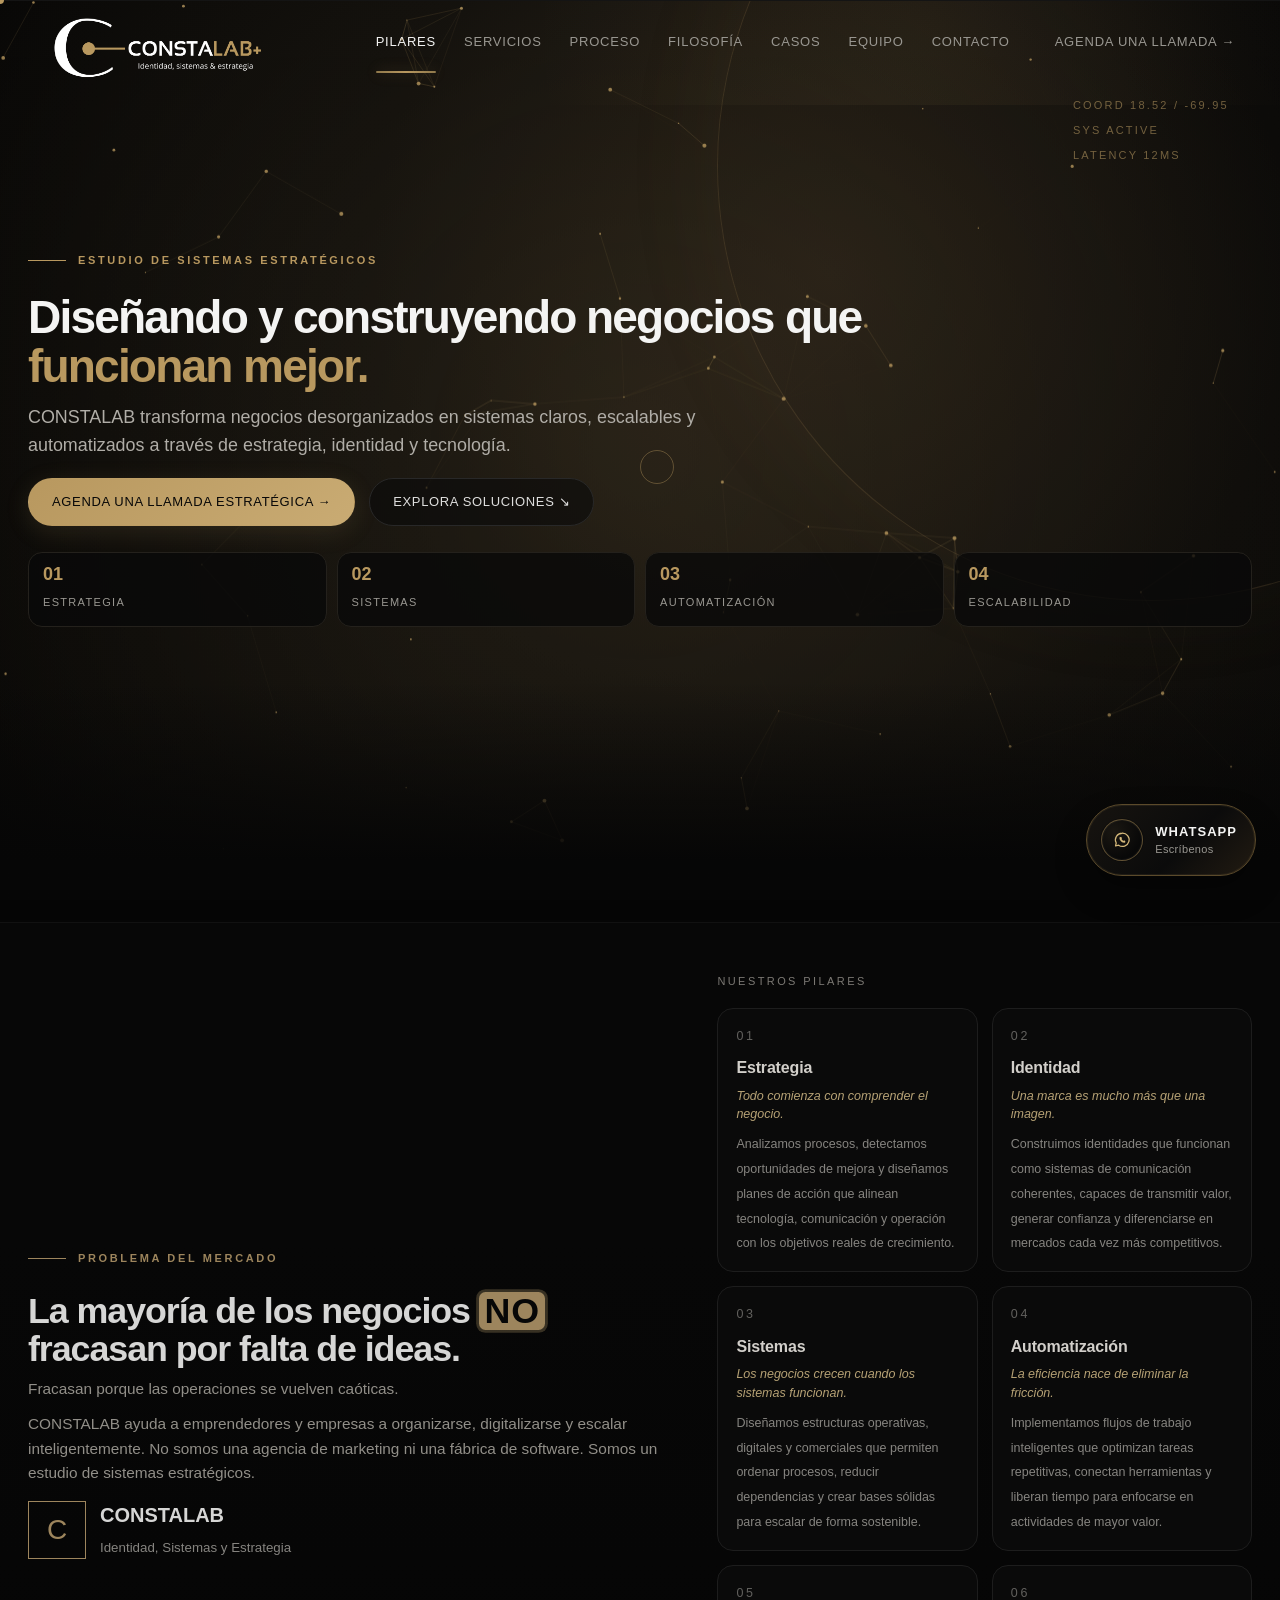
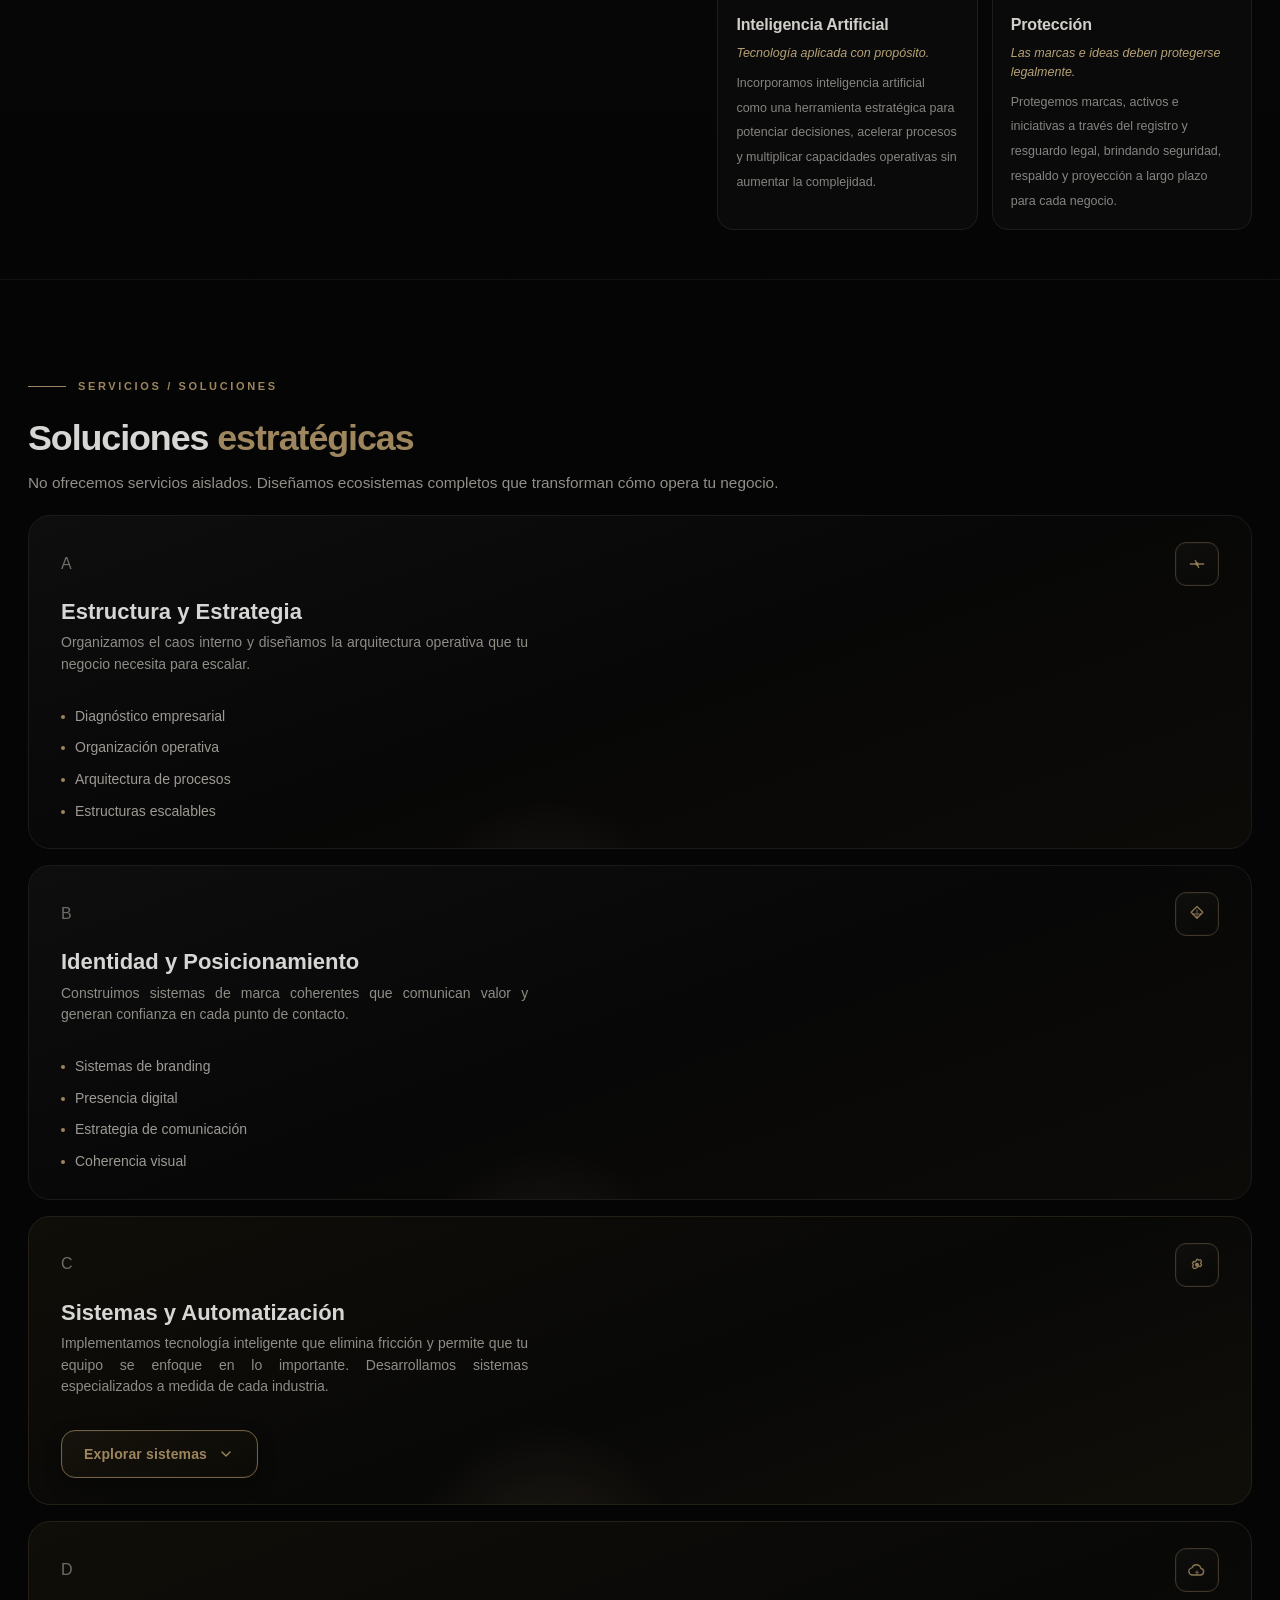
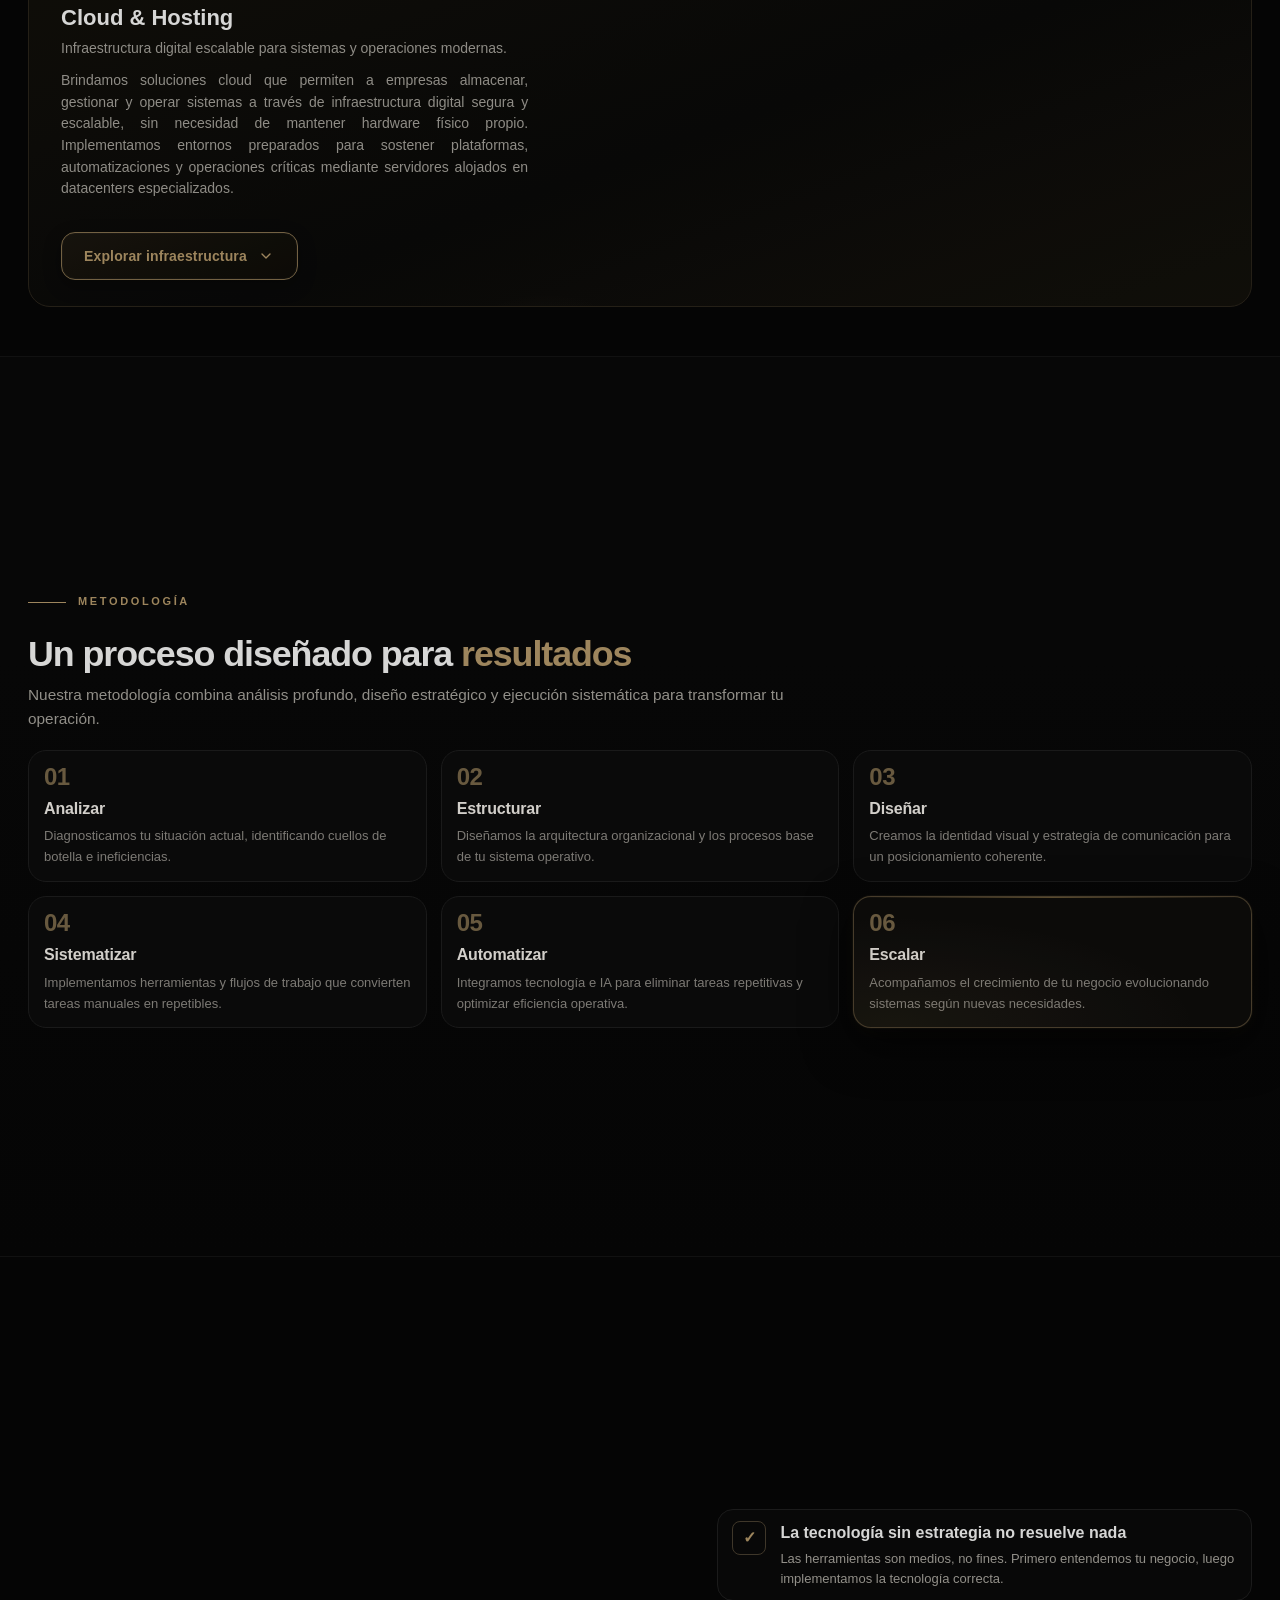
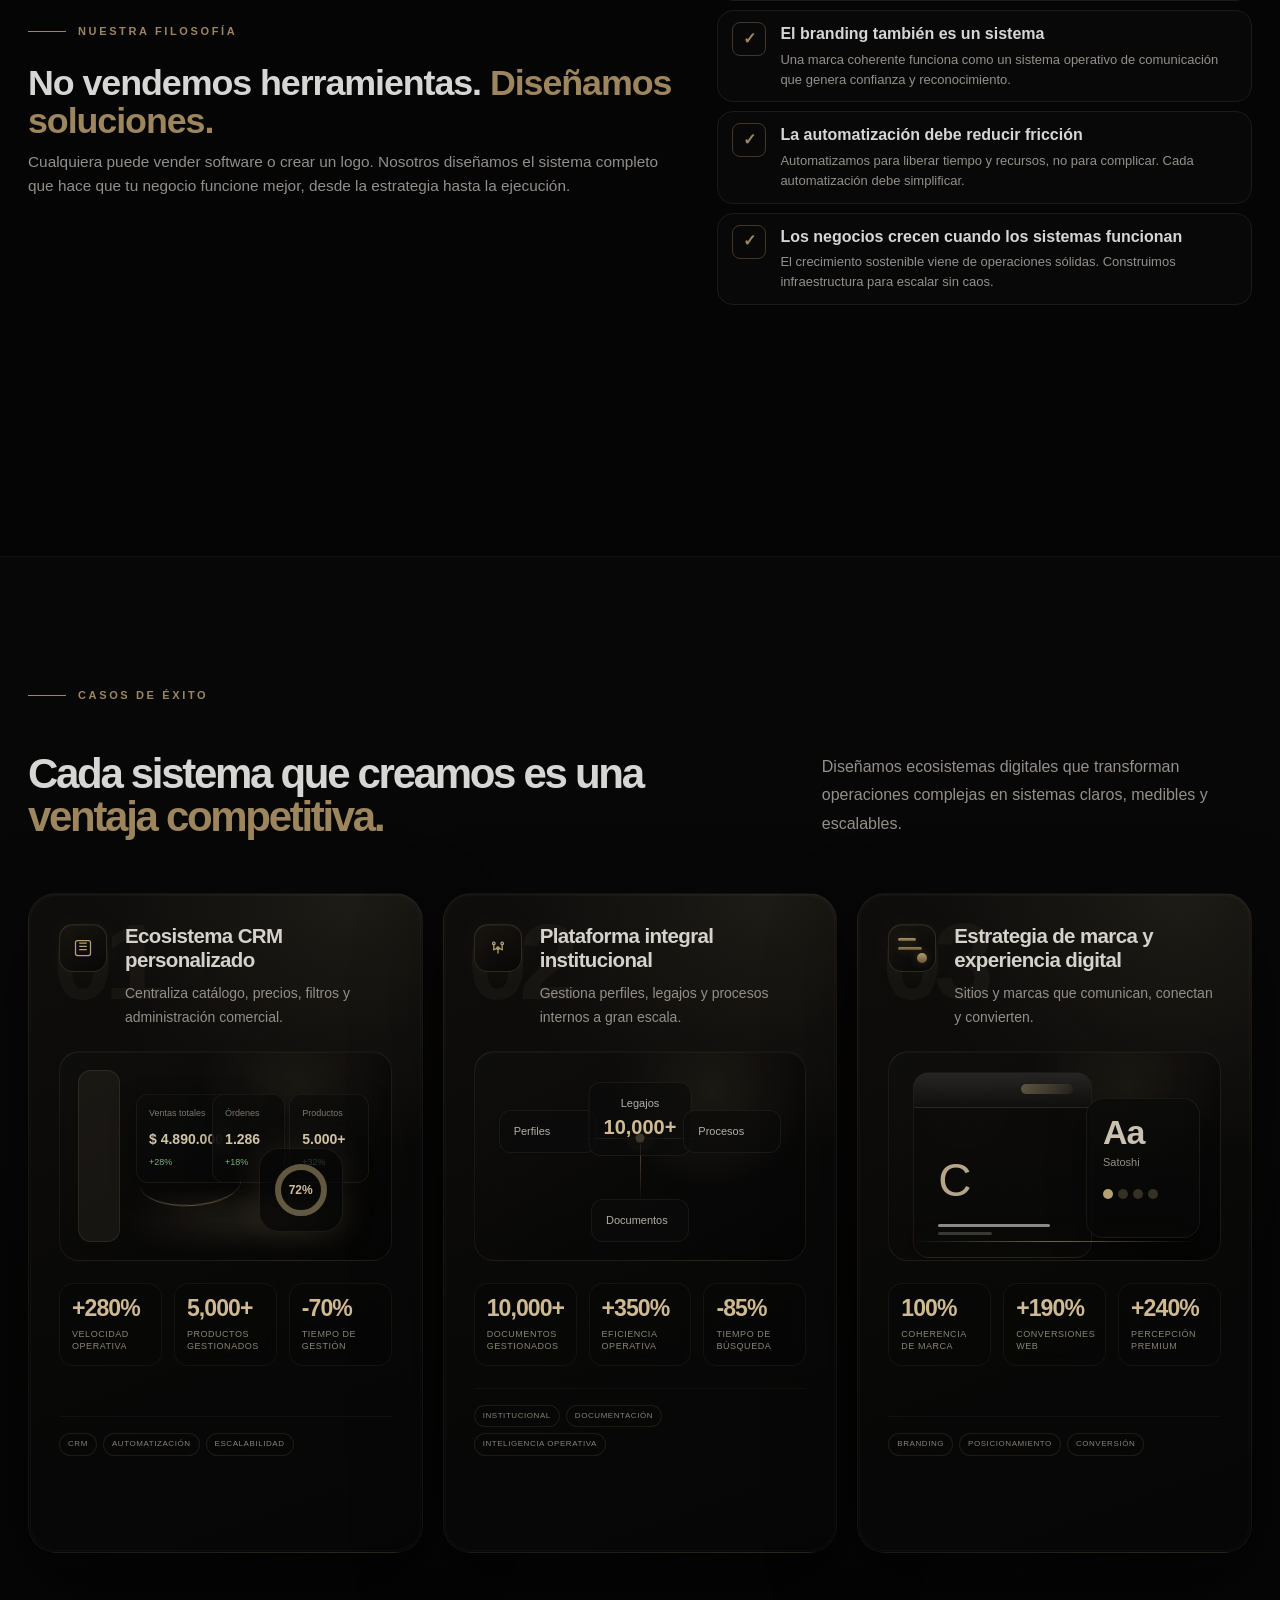
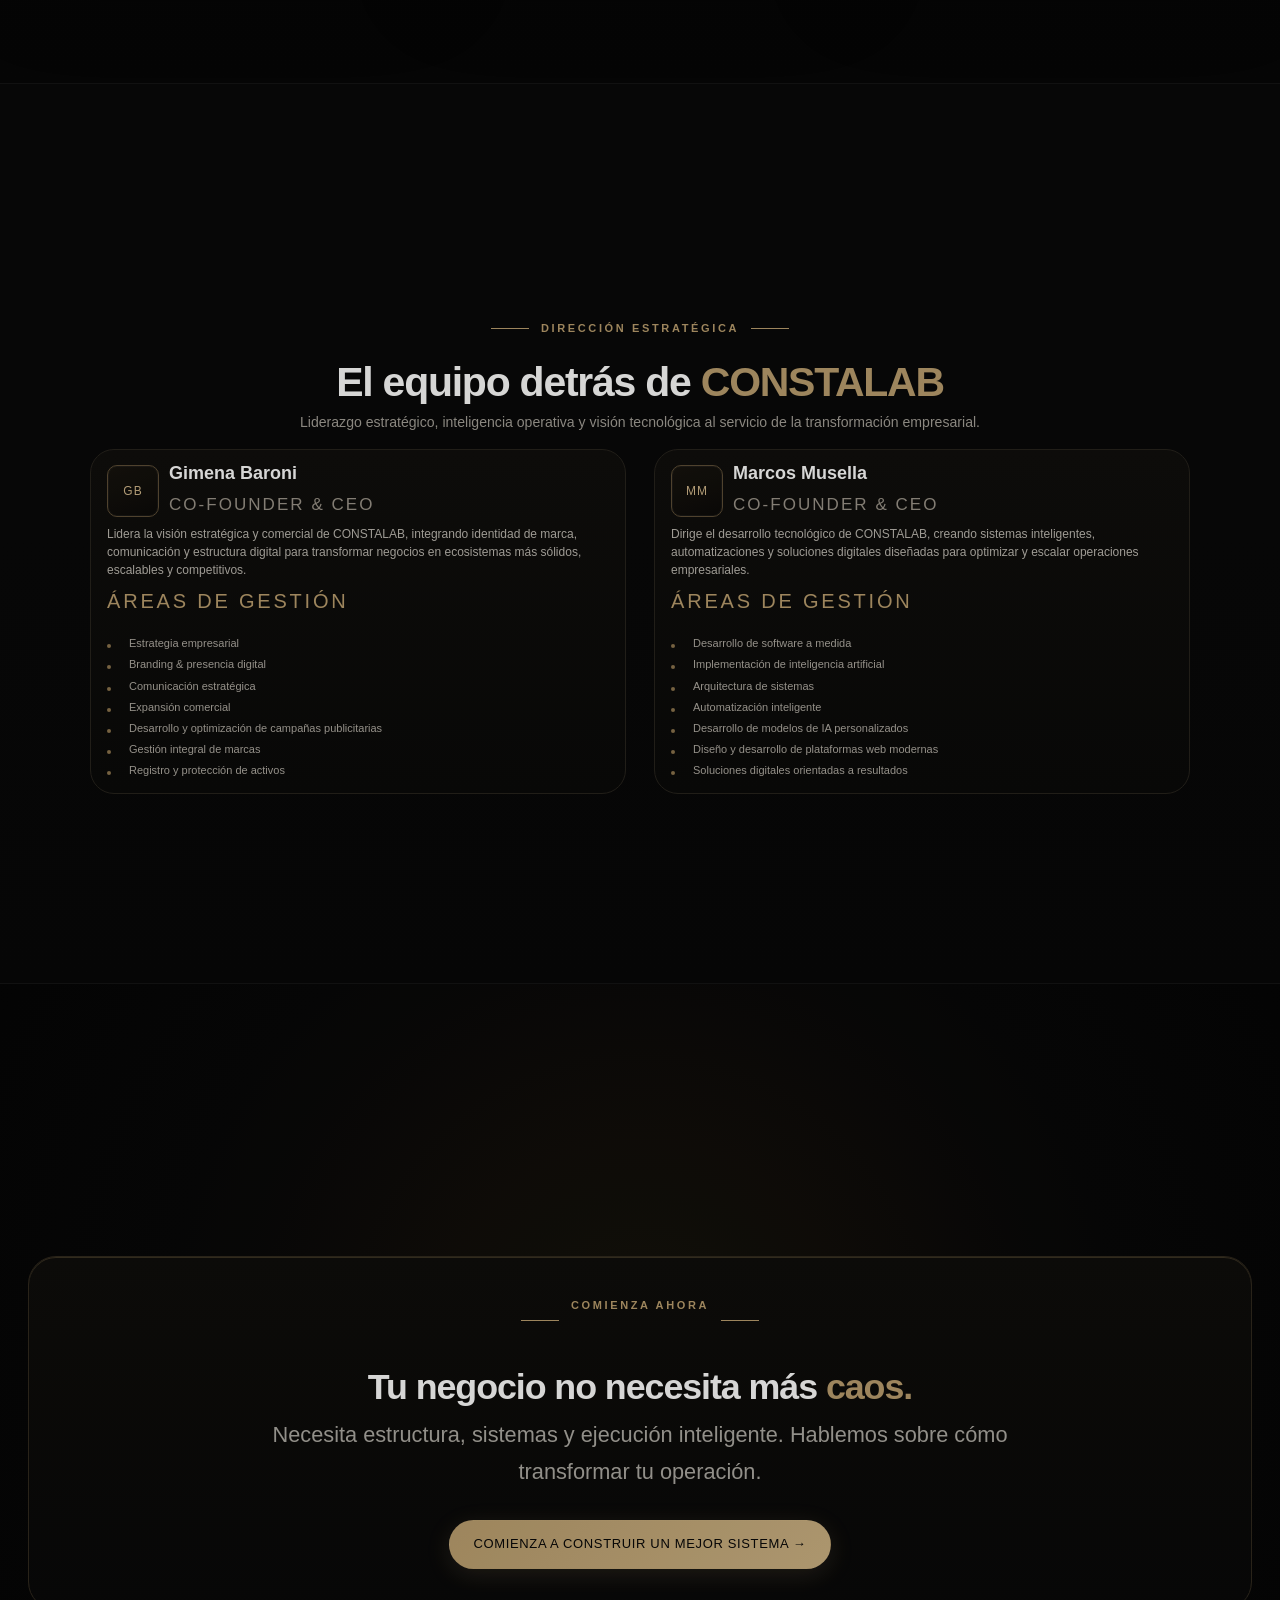
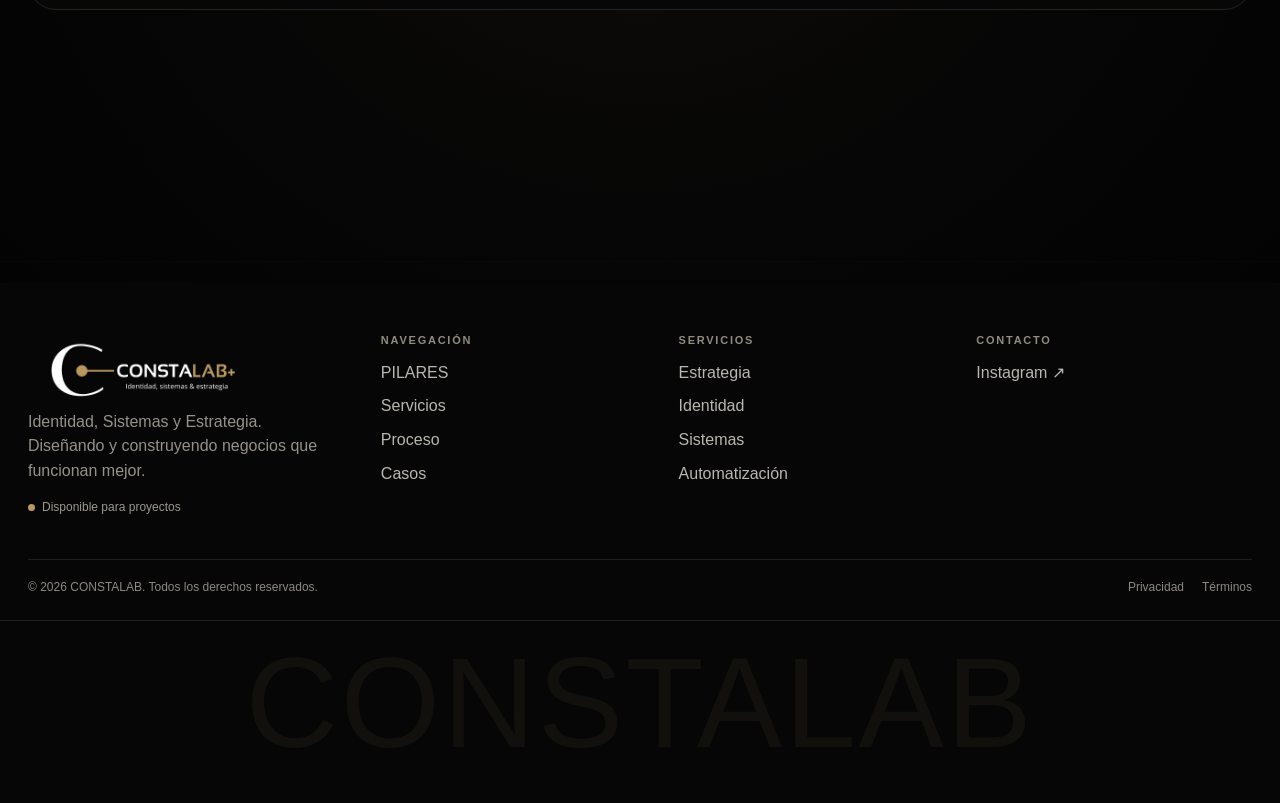
<file: index.html>
<!doctype html>
<html lang="es">
  <head>
    <meta charset="UTF-8" />
    <!-- CSP por <meta>: Hostinger reemplaza la cabecera por la suya. Todo es propio (sin CDN). -->
    <meta
      http-equiv="Content-Security-Policy"
      content="default-src 'self'; script-src 'self'; style-src 'self' 'unsafe-inline'; img-src 'self' data:; font-src 'self' data:; connect-src 'self'; object-src 'none'; base-uri 'self'; form-action 'self'"
    />
    <meta name="viewport" content="width=device-width, initial-scale=1.0" />
    <title>CONSTALAB | Estudio de Sistemas Estratégicos</title>
    <meta
      name="description"
      content="Diseñamos y construimos negocios que funcionan mejor. Estrategia, identidad, sistemas y automatización con IA."
    />
    <meta name="theme-color" content="#070707" />
    <link rel="stylesheet" href="landing.css?v=4" />
  </head>
  <body>
    <div class="loading-screen" aria-hidden="true">
      <div class="loading-content">
        <div class="loading-mark">
          <img src="assets/CONSTA LOGO (1).png" alt="CONSTALAB" />
        </div>
        <div class="loading-line"><span></span></div>
        <p>Inicializando sistema estratégico...</p>
      </div>
    </div>

    <div class="cursor-dot" aria-hidden="true"></div>
    <div class="cursor-ring" aria-hidden="true"></div>
    <div class="noise-overlay" aria-hidden="true"></div>

    <div class="scroll-progress" aria-hidden="true"><span id="progress-bar"></span></div>

    <aside class="chapter-indicator" aria-label="Indicador de capítulo">
      <span id="chapter-id">00</span>
      <p id="chapter-name">Inicio</p>
      <div class="chapter-track" aria-hidden="true"><span id="chapter-fill"></span></div>
    </aside>

    <header class="site-header" id="top">
      <nav class="container nav-wrap">
        <a href="#top" class="brand" aria-label="CONSTALAB inicio">
          <img src="assets/CONSTA LOGO (1).png" alt="CONSTALAB" class="brand-logo" />
        </a>

        <button class="menu-toggle" aria-expanded="false" aria-controls="main-nav" aria-label="Abrir menú">
          <span></span>
          <span></span>
        </button>

        <div class="main-nav" id="main-nav">
          <a href="#nosotros" data-nav>PILARES</a>
          <a href="#servicios" data-nav>Servicios</a>
          <a href="#proceso" data-nav>Proceso</a>
          <a href="#filosofia" data-nav>Filosofía</a>
          <a href="#casos" data-nav>Casos</a>
          <a href="#equipo" data-nav>Equipo</a>
          <a href="#contacto" data-nav>Contacto</a>
          <span class="nav-rail" aria-hidden="true"></span>
          <a class="btn btn-small magnetic" href="https://wa.me/5493834625681?text=Hola%2C%20quiero%20agendar%20una%20llamada%20con%20CONSTALAB" target="_blank" rel="noopener noreferrer">Agenda una llamada →</a>
        </div>
      </nav>
    </header>

    <a
      class="whatsapp-cta"
      href="https://wa.me/5493834625681?text=Hola%2C%20quiero%20más%20información%20sobre%20CONSTALAB"
      target="_blank"
      rel="noopener noreferrer"
      aria-label="Abrir WhatsApp para contactar a CONSTALAB"
    >
      <span class="whatsapp-cta__icon" aria-hidden="true">
        <svg viewBox="0 0 24 24" role="presentation" focusable="false" aria-hidden="true">
          <path
            fill="none"
            stroke="currentColor"
            stroke-width="1.7"
            stroke-linecap="round"
            stroke-linejoin="round"
            d="M12 3a8.8 8.8 0 0 0-7.7 13l-.9 4 4.1-1.1A8.8 8.8 0 1 0 12 3z"
          />
          <path
            fill="currentColor"
            d="M9.3 8.5c.3-.5.8-.6 1.2-.4l1 .5c.4.2.5.6.4.9l-.4 1.1c-.1.3 0 .6.2.8l1.4 1.4c.2.2.5.3.8.2l1.1-.4c.4-.1.7 0 .9.4l.5 1c.2.4.1.9-.4 1.2-.7.4-1.7.5-2.7.2-1.3-.4-2.8-1.6-3.7-3.1-.9-1.6-1.1-3.2-.8-4.4z"
          />
        </svg>
      </span>
      <span class="whatsapp-cta__copy">
        <strong>WhatsApp</strong>
        <small>Escríbenos</small>
      </span>
    </a>

    <main>
      <section class="hero section" aria-label="Hero" data-chapter="00">
        <canvas id="hero-canvas" aria-hidden="true"></canvas>
        <div class="hero-scan" aria-hidden="true"></div>
        <div class="hero-orbit" aria-hidden="true"></div>
        <div class="hero-transition" aria-hidden="true"></div>

        <div class="hero-hud" aria-hidden="true">
          <div>COORD 18.52 / -69.95</div>
          <div>SYS ACTIVE</div>
          <div>LATENCY 12MS</div>
        </div>

        <div class="container hero-content">
          <div class="label reveal">
            <span></span>
            <p>Estudio de Sistemas Estratégicos</p>
          </div>

          <h1 class="headline" data-split>
            Diseñando y construyendo negocios que <em>funcionan mejor.</em>
          </h1>

          <p class="hero-lead reveal delay-2">
            CONSTALAB transforma negocios desorganizados en sistemas claros, escalables y automatizados
            a través de estrategia, identidad y tecnología.
          </p>

          <div class="hero-actions reveal delay-3">
            <a class="btn btn-primary magnetic" href="https://wa.me/5493834625681?text=Hola%2C%20quiero%20agendar%20una%20llamada%20con%20CONSTALAB" target="_blank" rel="noopener noreferrer">Agenda una llamada estratégica →</a>
            <a class="btn btn-ghost magnetic" href="#servicios">Explora soluciones ↘</a>
          </div>

          <div class="hero-stats reveal delay-4">
            <article><strong>01</strong><span>Estrategia</span></article>
            <article><strong>02</strong><span>Sistemas</span></article>
            <article><strong>03</strong><span>Automatización</span></article>
            <article><strong>04</strong><span>Escalabilidad</span></article>
          </div>
        </div>
      </section>

      <section id="nosotros" class="section section-dark market" data-chapter="01">
        <div class="container editorial-grid">
          <div class="left reveal">
            <div class="label">
              <span></span>
              <p>Problema del Mercado</p>
            </div>
            <h2>La mayoría de los negocios <span class="market-no">NO</span> fracasan por falta de ideas.</h2>
            <p class="accent">Fracasan porque las operaciones se vuelven caóticas.</p>
            <p>
              CONSTALAB ayuda a emprendedores y empresas a organizarse, digitalizarse y escalar inteligentemente.
              No somos una agencia de marketing ni una fábrica de software. Somos un estudio de sistemas estratégicos.
            </p>

            <div class="brand-sign reveal delay-1">
              <div class="mark">C</div>
              <div>
                <h3>CONSTALAB</h3>
                <small>Identidad, Sistemas y Estrategia</small>
              </div>
            </div>
          </div>

          <aside class="right reveal delay-2">
            <p class="tiny-title">Nuestros pilares</p>
            <ul class="pillar-list">
              <li class="pillar-card">
                <span class="pillar-num">01</span>
                <strong>Estrategia</strong>
                <em>Todo comienza con comprender el negocio.</em>
                <span>Analizamos procesos, detectamos oportunidades de mejora y diseñamos planes de acción que alinean tecnología, comunicación y operación con los objetivos reales de crecimiento.</span>
              </li>
              <li class="pillar-card">
                <span class="pillar-num">02</span>
                <strong>Identidad</strong>
                <em>Una marca es mucho más que una imagen.</em>
                <span>Construimos identidades que funcionan como sistemas de comunicación coherentes, capaces de transmitir valor, generar confianza y diferenciarse en mercados cada vez más competitivos.</span>
              </li>
              <li class="pillar-card">
                <span class="pillar-num">03</span>
                <strong>Sistemas</strong>
                <em>Los negocios crecen cuando los sistemas funcionan.</em>
                <span>Diseñamos estructuras operativas, digitales y comerciales que permiten ordenar procesos, reducir dependencias y crear bases sólidas para escalar de forma sostenible.</span>
              </li>
              <li class="pillar-card">
                <span class="pillar-num">04</span>
                <strong>Automatización</strong>
                <em>La eficiencia nace de eliminar la fricción.</em>
                <span>Implementamos flujos de trabajo inteligentes que optimizan tareas repetitivas, conectan herramientas y liberan tiempo para enfocarse en actividades de mayor valor.</span>
              </li>
              <li class="pillar-card">
                <span class="pillar-num">05</span>
                <strong>Inteligencia Artificial</strong>
                <em>Tecnología aplicada con propósito.</em>
                <span>Incorporamos inteligencia artificial como una herramienta estratégica para potenciar decisiones, acelerar procesos y multiplicar capacidades operativas sin aumentar la complejidad.</span>
              </li>
              <li class="pillar-card">
                <span class="pillar-num">06</span>
                <strong>Protección</strong>
                <em>Las marcas e ideas deben protegerse legalmente.</em>
                <span>Protegemos marcas, activos e iniciativas a través del registro y resguardo legal, brindando seguridad, respaldo y proyección a largo plazo para cada negocio.</span>
              </li>
            </ul>
          </aside>
        </div>
      </section>

      <section id="servicios" class="section services" data-chapter="02">
        <div class="container">
          <div class="section-head reveal">
            <div class="label"><span></span><p>Servicios / Soluciones</p></div>
            <h2>Soluciones <em>estratégicas</em></h2>
            <p>
              No ofrecemos servicios aislados. Diseñamos ecosistemas completos que transforman cómo opera tu negocio.
            </p>
          </div>

          <div class="service-track" id="service-track" aria-label="Servicios">
            <article class="service-panel reveal">
              <div class="service-body">
                <div class="service-lead">
                  <div class="service-top">
                    <span>A</span>
                    <div class="service-icon" aria-hidden="true">
                      <svg viewBox="0 0 24 24" fill="none">
                        <path d="M4 12h6M14 12h6M10 8l4 8" />
                        <circle cx="12" cy="12" r="2" class="dot" />
                      </svg>
                    </div>
                  </div>
                  <h3>Estructura y Estrategia</h3>
                  <p>Organizamos el caos interno y diseñamos la arquitectura operativa que tu negocio necesita para escalar.</p>
                </div>
                <ul>
                  <li>Diagnóstico empresarial</li>
                  <li>Organización operativa</li>
                  <li>Arquitectura de procesos</li>
                  <li>Estructuras escalables</li>
                </ul>
              </div>
            </article>

            <article class="service-panel reveal delay-1">
              <div class="service-body">
                <div class="service-lead">
                  <div class="service-top">
                    <span>B</span>
                    <div class="service-icon" aria-hidden="true">
                      <svg viewBox="0 0 24 24" fill="none">
                        <path d="M12 3l7 7-7 7-7-7z" />
                        <path d="M12 7v10M7 12h10" class="sub" />
                      </svg>
                    </div>
                  </div>
                  <h3>Identidad y Posicionamiento</h3>
                  <p>Construimos sistemas de marca coherentes que comunican valor y generan confianza en cada punto de contacto.</p>
                </div>
                <ul>
                  <li>Sistemas de branding</li>
                  <li>Presencia digital</li>
                  <li>Estrategia de comunicación</li>
                  <li>Coherencia visual</li>
                </ul>
              </div>
            </article>

            <article class="service-panel service-panel--category reveal delay-2">
              <div class="service-cat-head">
                <div class="service-lead">
                  <div class="service-top">
                    <span>C</span>
                    <div class="service-icon" aria-hidden="true">
                      <svg viewBox="0 0 24 24" fill="none">
                        <path d="M12 5l2 1.2 2.3-.4 1.2 2-1.3 2 1.3 2-1.2 2-2.3-.4L12 15l-2 1.2-2.3-.4-1.2-2 1.3-2-1.3-2 1.2-2 2.3.4z" />
                        <circle cx="12" cy="11.8" r="2.4" class="dot" />
                      </svg>
                    </div>
                  </div>
                  <h3>Sistemas y Automatización</h3>
                  <p>Implementamos tecnología inteligente que elimina fricción y permite que tu equipo se enfoque en lo importante. Desarrollamos sistemas especializados a medida de cada industria.</p>
                </div>
                <button
                  type="button"
                  class="service-cta"
                  aria-expanded="false"
                  aria-controls="expand-sistemas"
                  data-label-closed="Explorar sistemas"
                  data-label-open="Ocultar sistemas"
                >
                  <span class="service-cta-text">Explorar sistemas</span>
                  <span class="service-cta-arrow" aria-hidden="true">
                    <svg viewBox="0 0 24 24" fill="none"><path d="M6 9l6 6 6-6" /></svg>
                  </span>
                </button>
              </div>

              <div class="service-expand" id="expand-sistemas">
                <div class="service-expand-inner">
                  <p class="service-sub-label">Sistemas Especializados</p>
                  <div class="service-mini-grid">
                    <article class="service-mini">
                      <h4>N360</h4>
                      <p class="service-mini-sub">Sistema integral de gestión empresarial.</p>
                      <p>Software diseñado para centralizar operaciones, procesos y administración interna en un único ecosistema digital. Permite optimizar flujos operativos, organizar información crítica y adaptar módulos según las necesidades de cada empresa.</p>
                      <span class="partner-badge"><span>By</span><img src="assets/nubecenter-logo.png" alt="Nubecenter" /></span>
                    </article>
                    <article class="service-mini">
                      <h4>Emergente</h4>
                      <p class="service-mini-sub">Gestión inteligente para emergencias en salud.</p>
                      <p>Plataforma especializada para instituciones y servicios médicos orientados a emergencias. Integra gestión de pacientes, triage, profesionales, turnos y administración operativa dentro de una estructura centralizada y eficiente.</p>
                      <span class="partner-badge"><span>By</span><img src="assets/nubecenter-logo.png" alt="Nubecenter" /></span>
                    </article>
                    <article class="service-mini">
                      <h4>Selex</h4>
                      <p class="service-mini-sub">Gestión y análisis de expedientes electrónicos.</p>
                      <p>Sistema orientado a organismos públicos, entes autárquicos e instituciones que administran expedientes, actuaciones y documentación digital. Permite organizar, analizar y optimizar procesos documentales complejos dentro de estructuras institucionales.</p>
                      <span class="partner-badge"><span>By</span><img src="assets/nubecenter-logo.png" alt="Nubecenter" /></span>
                    </article>
                  </div>
                </div>
              </div>
            </article>

            <article class="service-panel service-panel--category reveal delay-3">
              <div class="service-cat-head">
                <div class="service-lead">
                  <div class="service-top">
                    <span>D</span>
                    <div class="service-icon" aria-hidden="true">
                      <svg viewBox="0 0 24 24" fill="none">
                        <path d="M7 18h9a4 4 0 0 0 .6-7.95A5.5 5.5 0 0 0 6 9.5 3.5 3.5 0 0 0 7 18z" />
                        <path d="M12 13v4M10.5 15h3" class="sub" />
                      </svg>
                    </div>
                  </div>
                  <h3>Cloud &amp; Hosting</h3>
                  <p class="service-cat-sub">Infraestructura digital escalable para sistemas y operaciones modernas.</p>
                  <p>Brindamos soluciones cloud que permiten a empresas almacenar, gestionar y operar sistemas a través de infraestructura digital segura y escalable, sin necesidad de mantener hardware físico propio. Implementamos entornos preparados para sostener plataformas, automatizaciones y operaciones críticas mediante servidores alojados en datacenters especializados.</p>
                </div>
                <button
                  type="button"
                  class="service-cta"
                  aria-expanded="false"
                  aria-controls="expand-cloud"
                  data-label-closed="Explorar infraestructura"
                  data-label-open="Ocultar infraestructura"
                >
                  <span class="service-cta-text">Explorar infraestructura</span>
                  <span class="service-cta-arrow" aria-hidden="true">
                    <svg viewBox="0 0 24 24" fill="none"><path d="M6 9l6 6 6-6" /></svg>
                  </span>
                </button>
              </div>

              <div class="service-expand" id="expand-cloud">
                <div class="service-expand-inner">
                  <div class="service-sub-head">
                    <p class="service-sub-label">Hosting &amp; Dominios</p>
                    <span class="partner-badge"><span>By</span><img src="assets/nubecenter-logo.png" alt="Nubecenter" /></span>
                  </div>
                  <div class="service-subblock">
                    <p>Gestionamos hostings profesionales y dominios orientados a plataformas empresariales, sistemas internos y ecosistemas digitales de alta demanda. Nos encargamos de la operación técnica de punta a punta:</p>
                    <ul class="service-subblock-list">
                      <li>Configuración de servidores</li>
                      <li>Implementación de dominios</li>
                      <li>Despliegue de sistemas</li>
                      <li>Mantenimiento técnico</li>
                      <li>Optimización de rendimiento</li>
                      <li>Estabilidad y seguridad operativa</li>
                    </ul>
                  </div>
                </div>
              </div>
            </article>
          </div>
        </div>
      </section>

      <section id="proceso" class="section section-dark methodology" data-chapter="03">
        <div class="container">
          <div class="method-sticky reveal">
            <div class="label"><span></span><p>Metodología</p></div>
            <h2>Un proceso diseñado para <em>resultados</em></h2>
            <p>
              Nuestra metodología combina análisis profundo, diseño estratégico y ejecución sistemática para transformar tu operación.
            </p>
            <!-- JS hooks: progress and nodes (visually hidden) -->
            <div class="method-visual" aria-hidden="true">
              <div class="method-progress"><span id="method-progress-line"></span></div>
              <ol class="method-nodes">
                <li class="is-active">01</li>
                <li>02</li>
                <li>03</li>
                <li>04</li>
                <li>05</li>
                <li>06</li>
              </ol>
            </div>
            <p class="method-current">Fase activa: <strong id="method-current-label">Analizar</strong></p>
          </div>

          <div class="method-flow">
            <article class="method-step reveal" data-step-index="0"><span>01</span><h3>Analizar</h3><p>Diagnosticamos tu situación actual, identificando cuellos de botella e ineficiencias.</p></article>
            <article class="method-step reveal" data-step-index="1"><span>02</span><h3>Estructurar</h3><p>Diseñamos la arquitectura organizacional y los procesos base de tu sistema operativo.</p></article>
            <article class="method-step reveal" data-step-index="2"><span>03</span><h3>Diseñar</h3><p>Creamos la identidad visual y estrategia de comunicación para un posicionamiento coherente.</p></article>
            <article class="method-step reveal" data-step-index="3"><span>04</span><h3>Sistematizar</h3><p>Implementamos herramientas y flujos de trabajo que convierten tareas manuales en repetibles.</p></article>
            <article class="method-step reveal" data-step-index="4"><span>05</span><h3>Automatizar</h3><p>Integramos tecnología e IA para eliminar tareas repetitivas y optimizar eficiencia operativa.</p></article>
            <article class="method-step reveal" data-step-index="5"><span>06</span><h3>Escalar</h3><p>Acompañamos el crecimiento de tu negocio evolucionando sistemas según nuevas necesidades.</p></article>
          </div>
        </div>
      </section>

      <section id="filosofia" class="section philosophy" data-chapter="04">
        <div class="container editorial-grid">
          <div class="left reveal">
            <div class="label"><span></span><p>Nuestra Filosofía</p></div>
            <h2>No vendemos herramientas. <em>Diseñamos soluciones.</em></h2>
            <p>
              Cualquiera puede vender software o crear un logo. Nosotros diseñamos el sistema completo
              que hace que tu negocio funcione mejor, desde la estrategia hasta la ejecución.
            </p>
          </div>

          <div class="right point-stack">
            <article class="point reveal">
              <b>✓</b>
              <div>
                <h3>La tecnología sin estrategia no resuelve nada</h3>
                <p>Las herramientas son medios, no fines. Primero entendemos tu negocio, luego implementamos la tecnología correcta.</p>
              </div>
            </article>
            <article class="point reveal delay-1">
              <b>✓</b>
              <div>
                <h3>El branding también es un sistema</h3>
                <p>Una marca coherente funciona como un sistema operativo de comunicación que genera confianza y reconocimiento.</p>
              </div>
            </article>
            <article class="point reveal delay-2">
              <b>✓</b>
              <div>
                <h3>La automatización debe reducir fricción</h3>
                <p>Automatizamos para liberar tiempo y recursos, no para complicar. Cada automatización debe simplificar.</p>
              </div>
            </article>
            <article class="point reveal delay-3">
              <b>✓</b>
              <div>
                <h3>Los negocios crecen cuando los sistemas funcionan</h3>
                <p>El crecimiento sostenible viene de operaciones sólidas. Construimos infraestructura para escalar sin caos.</p>
              </div>
            </article>
          </div>
        </div>
      </section>

  <section id="casos" class="section section-dark cases cases-minimal" data-chapter="05">
  <div class="container cases-minimal-wrap">
    <div class="cases-minimal-head reveal">
      <div class="label"><span></span><p>Casos de Éxito</p></div>

      <div class="cases-head-grid">
        <h2>Cada sistema que creamos es una <em>ventaja competitiva.</em></h2>
        <p>
          Diseñamos ecosistemas digitales que transforman operaciones complejas
          en sistemas claros, medibles y escalables.
        </p>
      </div>
    </div>

    <div class="case-study-grid cases-minimal-grid" aria-label="Casos de éxito destacados">

      <article class="case-study-card case-minimal-card reveal" data-case="crm" tabindex="0">
        <span class="case-minimal-number">01</span>

        <div class="case-minimal-top">
          <div class="case-minimal-icon">
            <svg viewBox="0 0 24 24" role="presentation" aria-hidden="true" focusable="false">
              <g fill="none" stroke="currentColor" stroke-width="1.5" stroke-linecap="round" stroke-linejoin="round">
                <path d="M8 6h8M8 10h8M8 14h8"/>
                <rect x="3" y="3" width="18" height="18" rx="2.5"/>
              </g>
            </svg>
          </div>

          <div>
            <h3>Ecosistema CRM personalizado</h3>
            <p>Centraliza catálogo, precios, filtros y administración comercial.</p>
          </div>
        </div>

        <div class="case-mini-dashboard case-mini-dashboard--crm" aria-hidden="true">
          <div class="dash-sidebar"></div>
          <div class="dash-card dash-card-a">
            <small>Ventas totales</small>
            <strong>$ 4.890.000</strong>
            <span>+28%</span>
          </div>
          <div class="dash-card dash-card-b">
            <small>Órdenes</small>
            <strong>1.286</strong>
            <span>+18%</span>
          </div>
          <div class="dash-card dash-card-c">
            <small>Productos</small>
            <strong>5.000+</strong>
            <span>+32%</span>
          </div>
          <div class="dash-line"></div>
          <div class="dash-widget">
            <strong>72%</strong>
          </div>
        </div>

        <div class="case-minimal-metrics">
          <div><strong>+280%</strong><span>Velocidad operativa</span></div>
          <div><strong>5,000+</strong><span>Productos gestionados</span></div>
          <div><strong>-70%</strong><span>Tiempo de gestión</span></div>
        </div>

        <div class="case-mini-tags">
          <span>CRM</span>
          <span>Automatización</span>
          <span>Escalabilidad</span>
        </div>

        <span class="case-minimal-arrow">↗</span>
      </article>

      <article class="case-study-card case-minimal-card reveal delay-1" data-case="institutional" tabindex="0">
        <span class="case-minimal-number">02</span>

        <div class="case-minimal-top">
          <div class="case-minimal-icon">
            <svg viewBox="0 0 24 24" role="presentation" aria-hidden="true" focusable="false">
              <g fill="none" stroke="currentColor" stroke-width="1.5" stroke-linecap="round" stroke-linejoin="round">
                <circle cx="7" cy="6.5" r="1.5"/>
                <circle cx="17" cy="6.5" r="1.5"/>
                <circle cx="12" cy="12" r="1.5"/>
                <path d="M7 8v6M17 8v6M12 13.5v4.5"/>
                <path d="M7 14l5-2 5 2"/>
              </g>
            </svg>
          </div>

          <div>
            <h3>Plataforma integral institucional</h3>
            <p>Gestiona perfiles, legajos y procesos internos a gran escala.</p>
          </div>
        </div>

        <div class="case-mini-dashboard case-mini-dashboard--flow" aria-hidden="true">
          <div class="flow-node node-a">Perfiles</div>
          <div class="flow-node node-b">Legajos<br><strong>10,000+</strong></div>
          <div class="flow-node node-c">Procesos</div>
          <div class="flow-node node-d">Documentos</div>
          <div class="flow-line line-a"></div>
          <div class="flow-line line-b"></div>
          <div class="flow-line line-c"></div>
          <div class="flow-pulse"></div>
        </div>

        <div class="case-minimal-metrics">
          <div><strong>10,000+</strong><span>Documentos gestionados</span></div>
          <div><strong>+350%</strong><span>Eficiencia operativa</span></div>
          <div><strong>-85%</strong><span>Tiempo de búsqueda</span></div>
        </div>

        <div class="case-mini-tags">
          <span>Institucional</span>
          <span>Documentación</span>
          <span>Inteligencia operativa</span>
        </div>

        <span class="case-minimal-arrow">↗</span>
      </article>

      <article class="case-study-card case-minimal-card reveal delay-2" data-case="branding" tabindex="0">
        <span class="case-minimal-number">03</span>

        <div class="case-minimal-top">
          <div class="case-minimal-icon">
            <span></span><span></span><span></span>
          </div>

          <div>
            <h3>Estrategia de marca y experiencia digital</h3>
            <p>Sitios y marcas que comunican, conectan y convierten.</p>
          </div>
        </div>

        <div class="case-mini-dashboard case-mini-dashboard--brand" aria-hidden="true">
          <div class="brand-screen">
            <div class="brand-mark">C</div>
            <div class="brand-line"></div>
            <div class="brand-line small"></div>
          </div>
          <div class="brand-panel">
            <strong>Aa</strong>
            <span>Satoshi</span>
            <div class="brand-dots">
              <i></i><i></i><i></i><i></i>
            </div>
          </div>
          <div class="brand-glow"></div>
        </div>

        <div class="case-minimal-metrics">
          <div><strong>100%</strong><span>Coherencia de marca</span></div>
          <div><strong>+190%</strong><span>Conversiones web</span></div>
          <div><strong>+240%</strong><span>Percepción premium</span></div>
        </div>

        <div class="case-mini-tags">
          <span>Branding</span>
          <span>Posicionamiento</span>
          <span>Conversión</span>
        </div>

        <span class="case-minimal-arrow">↗</span>
      </article>

    </div>
  </div>
</section>

      <div class="case-modal" id="case-modal" aria-hidden="true" role="dialog" aria-modal="true" aria-labelledby="case-modal-title">
        <div class="case-modal-backdrop" data-case-close></div>
        <article class="case-modal-panel">
          <button class="case-modal-close" type="button" data-case-close aria-label="Cerrar caso de éxito">Cerrar ×</button>
          <div class="case-modal-hero">
            <p class="case-modal-id" id="case-modal-id">01</p>
            <div>
              <p class="case-modal-kicker" id="case-modal-kicker">CRM / Automatización</p>
              <h3 id="case-modal-title">Caso de Éxito</h3>
              <p id="case-modal-subtitle"></p>
            </div>
          </div>

          <div class="case-modal-metrics" id="case-modal-metrics"></div>

          <div class="case-modal-story">
            <article>
              <h4>Contexto</h4>
              <p id="case-modal-context"></p>
            </article>
            <article>
              <h4>Problema</h4>
              <p id="case-modal-problem"></p>
            </article>
            <article>
              <h4>Solución</h4>
              <p id="case-modal-solution"></p>
            </article>
            <article>
              <h4>Arquitectura</h4>
              <p id="case-modal-architecture"></p>
            </article>
          </div>

          <div class="case-modal-columns">
            <div>
              <h4>Stack tecnológico</h4>
              <ul id="case-modal-stack"></ul>
            </div>
            <div>
              <h4>Dashboards / Visuales</h4>
              <ul id="case-modal-dashboards"></ul>
            </div>
            <div>
              <h4>Before / After</h4>
              <ul id="case-modal-beforeafter"></ul>
            </div>
            <div>
              <h4>Resultados e impacto</h4>
              <ul id="case-modal-impact"></ul>
            </div>
          </div>

          <div class="case-modal-tags" id="case-modal-tags"></div>
        </article>
      </div>

      <section id="equipo" class="section section-dark leadership" aria-label="Dirección estratégica">
        <div class="container leadership-wrap">
          <div class="section-head reveal leadership-head">
            <div class="label center"><span></span><p>Dirección estratégica</p><span></span></div>
            <h2>El equipo detrás de <em>CONSTALAB</em></h2>
            <p>
              Liderazgo estratégico, inteligencia operativa y visión tecnológica al servicio de la
              transformación empresarial.
            </p>
          </div>

          <div class="leadership-grid">
            <article class="leader-card reveal">
              <div class="leader-top">
                <div class="leader-photo" aria-label="Espacio para foto de Gimena Baroni"><span>GB</span></div>
                <div>
                  <h3>Gimena Baroni</h3>
                  <p class="leader-role">CO-FOUNDER &amp; CEO</p>
                </div>
              </div>
              <p class="leader-bio">
                Lidera la visión estratégica y comercial de CONSTALAB, integrando identidad de marca,
                comunicación y estructura digital para transformar negocios en ecosistemas más sólidos,
                escalables y competitivos.
              </p>
              <p class="leader-area-title">Áreas de gestión</p>
              <ul>
                <li>Estrategia empresarial</li>
                <li>Branding &amp; presencia digital</li>
                <li>Comunicación estratégica</li>
                <li>Expansión comercial</li>
                <li>Desarrollo y optimización de campañas publicitarias</li>
                <li>Gestión integral de marcas</li>
                <li>Registro y protección de activos</li>
              </ul>
            </article>

            <article class="leader-card reveal delay-1">
              <div class="leader-top">
                <div class="leader-photo" aria-label="Espacio para foto de Marcos Musella"><span>MM</span></div>
                <div>
                  <h3>Marcos Musella</h3>
                  <p class="leader-role">CO-FOUNDER &amp; CEO</p>
                </div>
              </div>
              <p class="leader-bio">
                Dirige el desarrollo tecnológico de CONSTALAB, creando sistemas inteligentes, automatizaciones
                y soluciones digitales diseñadas para optimizar y escalar operaciones empresariales.
              </p>
              <p class="leader-area-title">Áreas de gestión</p>
              <ul>
                <li>Desarrollo de software a medida</li>
                <li>Implementación de inteligencia artificial</li>
                <li>Arquitectura de sistemas</li>
                <li>Automatización inteligente</li>
                <li>Desarrollo de modelos de IA personalizados</li>
                <li>Diseño y desarrollo de plataformas web modernas</li>
                <li>Soluciones digitales orientadas a resultados</li>
              </ul>
            </article>
          </div>
        </div>
      </section>

      <section id="contacto" class="section cta" data-chapter="06">
        <div class="container cta-panel reveal">
          <div class="label center"><span></span><p>Comienza Ahora</p><span></span></div>
          <h2>Tu negocio no necesita más <em>caos.</em></h2>
          <p>
            Necesita estructura, sistemas y ejecución inteligente. Hablemos sobre cómo transformar tu operación.
          </p>
          <a class="btn btn-primary magnetic" href="https://wa.me/5493834625681?text=Hola%2C%20quiero%20construir%20un%20mejor%20sistema%20con%20CONSTALAB" target="_blank" rel="noopener noreferrer">Comienza a construir un mejor sistema →</a>

          <!-- Oculta temporalmente a pedido del cliente; no eliminar. -->
          <div class="trusted" style="display: none">
            <small>Empresas que confían en nuestros sistemas</small>
            <div class="trusted-bars"><span></span><span></span><span></span><span></span><span></span></div>
          </div>
        </div>
      </section>
    </main>

    <footer class="site-footer">
      <div class="container footer-grid">
        <div>
          <a href="#top" class="brand" aria-label="CONSTALAB inicio">
            <img src="assets/CONSTA LOGO (1).png" alt="CONSTALAB" class="brand-logo footer-brand-logo" />
          </a>
          <p>
            Identidad, Sistemas y Estrategia.<br />
            Diseñando y construyendo negocios que funcionan mejor.
          </p>
          <div class="availability"><i></i><span>Disponible para proyectos</span></div>
        </div>

        <div>
          <h4>Navegación</h4>
          <a href="#nosotros">PILARES</a>
          <a href="#servicios">Servicios</a>
          <a href="#proceso">Proceso</a>
          <a href="#casos">Casos</a>
        </div>

        <div>
          <h4>Servicios</h4>
          <a href="#servicios">Estrategia</a>
          <a href="#servicios">Identidad</a>
          <a href="#servicios">Sistemas</a>
          <a href="#servicios">Automatización</a>
        </div>

        <div>
          <h4>Contacto</h4>
          <a href="https://www.instagram.com/constalab/" target="_blank" rel="noopener noreferrer">Instagram ↗</a>
        </div>
      </div>

      <div class="container footer-bottom">
        <p>© <span id="year"></span> CONSTALAB. Todos los derechos reservados.</p>
        <div><a href="#">Privacidad</a><a href="#">Términos</a></div>
      </div>

      <div class="footer-wordmark">CONSTALAB</div>
    </footer>

    <script src="landing.js?v=3"></script>
  </body>
</html>
</file>
<file: landing.css>
:root {
  --black-0: #050505;
  --black-1: #070707;
  --black-2: #0c0c0c;
  --black-3: #121212;
  --graphite: #7a7a7a;
  --line: #1f1f1f;
  --text: #f4f4f3;
  --muted: #999791;
  --gold: #b8985f;
  --gold-soft: #d4b87a;
  --max-width: 1320px;
  --radius: 22px;
  --spring: cubic-bezier(0.2, 0.8, 0.2, 1);
  --hero-shift: 0px;
  --hero-fade: 1;
  --hero-blur: 0px;
}

* {
  box-sizing: border-box;
}

html {
  scroll-padding-top: 104px;
}

html,
body {
  margin: 0;
  background: var(--black-0);
  color: var(--text);
  font-family: Geist, sans-serif;
  scroll-behavior: smooth;
}

body {
  overflow-x: hidden;
  line-height: 1.55;
}

a {
  color: inherit;
  text-decoration: none;
}

::selection {
  background: #c6a770;
  color: #0a0a0a;
}

::-moz-selection {
  background: #c6a770;
  color: #0a0a0a;
}

h1,
h2,
h3,
h4,
p {
  margin: 0;
}

.container {
  width: min(var(--max-width), calc(100% - 56px));
  margin: 0 auto;
}

.loading-screen {
  position: fixed;
  inset: 0;
  z-index: 200;
  background: radial-gradient(circle at 50% 20%, #101010, #040404 65%);
  display: grid;
  place-items: center;
  text-align: center;
  transition: opacity 0.9s var(--spring), visibility 0.9s var(--spring);
}

.loading-content {
  display: flex;
  flex-direction: column;
  align-items: center;
  justify-content: center;
  gap: 14px;
  transform: translateY(-8px);
}

.loading-screen.hidden {
  opacity: 0;
  visibility: hidden;
}

.loading-mark {
  display: flex;
  align-items: center;
  justify-content: center;
}

.loading-mark img {
  display: block;
  width: min(440px, 78vw);
  height: auto;
  max-height: 170px;
  object-fit: contain;
  filter: drop-shadow(0 10px 24px #00000055);
}

.loading-line {
  width: min(360px, 72vw);
  height: 1px;
  background: #222;
  overflow: hidden;
  margin: 0 auto 12px;
}

.loading-line span {
  display: block;
  height: 100%;
  width: 40%;
  background: linear-gradient(to right, transparent, var(--gold), transparent);
  animation: load 1.3s linear infinite;
}

.loading-screen p {
  color: var(--muted);
  letter-spacing: 0.06em;
  text-transform: uppercase;
  font-size: 12px;
}

@keyframes load {
  from {
    transform: translateX(-120%);
  }
  to {
    transform: translateX(280%);
  }
}

.noise-overlay {
  position: fixed;
  inset: 0;
  z-index: 150;
  pointer-events: none;
  opacity: 0.07;
  background-image: radial-gradient(circle at 20% 30%, #ffffff14 0 0.5px, transparent 1px),
    radial-gradient(circle at 70% 65%, #ffffff10 0 0.6px, transparent 1px);
  background-size: 4px 4px, 5px 5px;
}

.scroll-progress {
  position: fixed;
  top: 0;
  left: 0;
  width: 100%;
  height: 2px;
  z-index: 120;
  background: transparent;
}

.scroll-progress span {
  display: block;
  height: 100%;
  width: 0;
  background: linear-gradient(90deg, var(--gold), var(--gold-soft));
}

.chapter-indicator {
  position: fixed;
  left: 20px;
  top: 52%;
  transform: translateY(-50%);
  z-index: 119;
  display: grid;
  gap: 6px;
  width: 90px;
  opacity: 0.72;
  transition: opacity 0.3s ease;
}

/* El container (max 1320px) sólo deja gutter libre para el indicador cuando hay
   ~110px de margen a cada lado, es decir a partir de ~1540px. Por debajo, el
   indicador fijo se monta sobre el contenido, así que lo ocultamos. */
@media (max-width: 1540px) {
  .chapter-indicator {
    display: none;
  }
}

.chapter-indicator:hover {
  opacity: 1;
}

.chapter-indicator > span {
  color: #8b7a5a;
  font-size: 11px;
  letter-spacing: 0.2em;
}

.chapter-indicator p {
  color: #d4c2a2;
  font-size: 11px;
  letter-spacing: 0.08em;
  text-transform: uppercase;
}

.chapter-track {
  width: 2px;
  height: 140px;
  background: #2a2a2a;
  border-radius: 999px;
  overflow: hidden;
}

.chapter-track span {
  display: block;
  width: 100%;
  height: 0;
  background: linear-gradient(to bottom, #7b6640, var(--gold));
  transition: height 0.35s var(--spring);
}

.cursor-dot,
.cursor-ring {
  position: fixed;
  top: 0;
  left: 0;
  pointer-events: none;
  z-index: 160;
  opacity: 0;
  transition: opacity 0.25s;
}

.cursor-dot {
  width: 8px;
  height: 8px;
  border-radius: 50%;
  background: var(--gold);
  transform: translate(-50%, -50%);
}

.cursor-ring {
  width: 34px;
  height: 34px;
  border-radius: 50%;
  border: 1px solid #b8985f66;
  transform: translate(-50%, -50%);
}

body.cursor-enabled .cursor-dot,
body.cursor-enabled .cursor-ring {
  opacity: 1;
}

.site-header {
  position: fixed;
  inset: 0 0 auto;
  z-index: 110;
  border-bottom: 1px solid transparent;
  transition: background 0.35s var(--spring), border-color 0.35s var(--spring), backdrop-filter 0.35s var(--spring);
}

.site-header.scrolled {
  background: #050505c9;
  border-color: var(--line);
  backdrop-filter: blur(12px);
}

.nav-wrap {
  min-height: 84px;
  display: flex;
  align-items: center;
  justify-content: space-between;
  gap: 24px;
}

.brand {
  display: inline-flex;
  align-items: center;
  line-height: 0;
  transform: translateY(8px);
}

.brand-logo {
  display: block;
  width: auto;
  height: 72px;
  object-fit: contain;
}

.footer-brand-logo {
  height: 64px;
}

.main-nav {
  display: flex;
  align-items: center;
  gap: 28px;
  position: relative;
}

.main-nav a {
  color: var(--muted);
  font-size: 13px;
  letter-spacing: 0.06em;
  text-transform: uppercase;
  transition: color 0.25s;
}

.main-nav a.active {
  color: var(--text);
}

.main-nav a:hover {
  color: var(--gold);
}

.nav-rail {
  position: absolute;
  left: 0;
  bottom: -10px;
  height: 2px;
  width: 0;
  border-radius: 999px;
  background: linear-gradient(90deg, #8f784b, var(--gold), #8f784b);
  box-shadow: 0 0 14px #b8985f55;
  opacity: 0;
  transition: transform 0.4s var(--spring), width 0.4s var(--spring), opacity 0.3s ease;
}

.menu-toggle {
  display: none;
  width: 42px;
  height: 42px;
  border: 1px solid var(--line);
  background: transparent;
  flex-direction: column;
  justify-content: center;
  gap: 6px;
  padding: 10px;
}

.menu-toggle span {
  width: 100%;
  height: 1px;
  background: var(--text);
}

.btn {
  border: 1px solid transparent;
  border-radius: 999px;
  padding: 13px 23px;
  display: inline-flex;
  align-items: center;
  justify-content: center;
  gap: 8px;
  font-size: 13px;
  letter-spacing: 0.05em;
  text-transform: uppercase;
  white-space: nowrap;
  transition: transform 0.35s var(--spring), background 0.35s var(--spring), border-color 0.35s var(--spring), color 0.35s var(--spring), box-shadow 0.35s var(--spring);
}

.btn:hover {
  transform: translateY(-2px);
}

.btn-small {
  padding: 10px 16px;
}

.btn-primary {
  background: linear-gradient(135deg, #b8985f, #c9ab73);
  color: #080808;
  box-shadow: 0 6px 24px #b8985f26;
}

.btn-primary:hover {
  box-shadow: 0 12px 34px #b8985f36;
}

.btn-ghost {
  border-color: #282828;
  background: #0b0b0b9c;
  color: #dfdfde;
}

.btn-ghost:hover {
  border-color: #484848;
  color: var(--gold);
}

.whatsapp-cta {
  position: fixed;
  right: 24px;
  bottom: 24px;
  z-index: 130;
  display: inline-flex;
  align-items: center;
  gap: 12px;
  padding: 14px 18px 14px 14px;
  border-radius: 999px;
  border: 1px solid #5b4a2b;
  background: linear-gradient(135deg, #171410, #0b0b0b 58%, #221b12);
  color: var(--gold-soft);
  box-shadow: 0 16px 32px #0000004a, 0 0 0 1px #b8985f1a inset;
  text-decoration: none;
  transition: transform 0.28s var(--spring), box-shadow 0.28s var(--spring), filter 0.28s var(--spring);
}

.whatsapp-cta:hover {
  transform: translateY(-2px);
  box-shadow: 0 20px 38px #00000057, 0 0 0 1px #d4b87a22 inset;
  filter: brightness(1.04);
}

.whatsapp-cta__icon {
  width: 42px;
  height: 42px;
  border-radius: 50%;
  display: grid;
  place-items: center;
  background: radial-gradient(circle at 30% 28%, #1a1712, #080808 70%);
  border: 1px solid #b8985f7a;
  color: var(--gold-soft);
  box-shadow: inset 0 0 0 1px #ffffff08, 0 0 0 1px #00000044;
  flex: 0 0 auto;
}

.whatsapp-cta__icon svg {
  width: 18px;
  height: 18px;
  display: block;
}

.whatsapp-cta__copy {
  display: flex;
  flex-direction: column;
  line-height: 1.05;
}

.whatsapp-cta__copy strong {
  font-size: 13px;
  letter-spacing: 0.08em;
  text-transform: uppercase;
  color: var(--text);
}

.whatsapp-cta__copy small {
  font-size: 11px;
  color: var(--muted);
  letter-spacing: 0.03em;
  padding-top: 5px;
}

.label {
  display: inline-flex;
  align-items: center;
  gap: 12px;
  margin-bottom: 24px;
}

.label.center {
  justify-content: center;
}

.label span {
  width: 38px;
  height: 1px;
  background: var(--gold);
}

.label p {
  color: var(--gold);
  letter-spacing: 0.24em;
  text-transform: uppercase;
  font-size: 11px;
  font-weight: 600;
}

.section {
  position: relative;
  padding: 130px 0;
  scroll-margin-top: 104px;
  border-top: 1px solid #141414;
  opacity: 0.88;
  transform: translateY(22px);
  filter: saturate(0.82);
  transition: opacity 0.65s var(--spring), transform 0.65s var(--spring), filter 0.65s var(--spring);
}

.section::before {
  content: "";
  position: absolute;
  top: -1px;
  left: 0;
  right: 0;
  height: 120px;
  pointer-events: none;
  background: linear-gradient(to bottom, #b8985f16, transparent 65%);
  opacity: 0;
  transform: translateY(-16px);
  transition: opacity 0.7s var(--spring), transform 0.7s var(--spring);
}

.section.in-view::before {
  opacity: 1;
  transform: translateY(0);
}

.section.in-view,
.section.chapter-active {
  opacity: 1;
  transform: translateY(0);
  filter: none;
}

.section-dark {
  background: linear-gradient(180deg, #090909, #060606);
}

.hero {
  position: relative;
  min-height: 100vh;
  display: flex;
  align-items: center;
  overflow: hidden;
  padding-top: 84px;
  background: radial-gradient(circle at 65% 30%, #18140f 0, #070707 44%, #050505 100%);
}

.hero::before {
  content: "";
  position: absolute;
  inset: 0;
  pointer-events: none;
  background: radial-gradient(circle at 72% 40%, #b8985f26, transparent 42%);
  opacity: calc(0.5 + (1 - var(--hero-fade)));
}

.hero-scan {
  position: absolute;
  inset: 0;
  pointer-events: none;
  background-image: linear-gradient(to bottom, #ffffff04 1px, transparent 1px);
  background-size: 100% 4px;
  opacity: 0.22;
  mix-blend-mode: soft-light;
}

.hero-orbit {
  position: absolute;
  width: 68vw;
  height: 68vw;
  max-width: 900px;
  max-height: 900px;
  right: -24vw;
  top: -30vh;
  border-radius: 50%;
  border: 1px solid #b8985f29;
  box-shadow: inset 0 0 0 90px #00000000, 0 0 120px #b8985f0d;
  pointer-events: none;
  transform: rotate(12deg) translateY(calc(var(--hero-shift) * -0.24));
}

.hero-transition {
  position: absolute;
  left: 0;
  right: 0;
  bottom: -1px;
  height: 220px;
  pointer-events: none;
  background: linear-gradient(to bottom, transparent, #060606 82%);
  transform: translateY(calc(var(--hero-shift) * 0.2));
}

#hero-canvas {
  position: absolute;
  inset: 0;
  width: 100%;
  height: 100%;
}

.hero-hud {
  position: absolute;
  top: 96px;
  right: clamp(18px, 4vw, 64px);
  display: grid;
  gap: 8px;
  color: #a58a58;
  font-family: Geist, sans-serif;
  font-size: 11px;
  letter-spacing: 0.2em;
  opacity: 0.65;
  z-index: 1;
  transform: translateY(calc(var(--hero-shift) * 0.45));
}

.hero-content {
  position: relative;
  z-index: 2;
  transform: translateY(var(--hero-shift));
  opacity: var(--hero-fade);
  filter: blur(var(--hero-blur));
  margin-top: 20px;
}

.headline {
  max-width: 1000px;
  font-family: Geist, sans-serif;
  font-size: clamp(22px, 4.5vw, 58px);
  line-height: 1.06;
  letter-spacing: -0.04em;
  margin-bottom: 30px;
}

.headline em,
h2 em {
  font-style: normal;
  color: var(--gold);
}

.word {
  display: inline-block;
  opacity: 0;
  transform: translateY(24px) scale(0.98);
  filter: blur(5px);
  animation: wordIn 0.9s var(--spring) forwards;
}

@keyframes wordIn {
  to {
    opacity: 1;
    transform: translateY(0) scale(1);
    filter: blur(0);
  }
}

.hero-lead {
  max-width: 760px;
  color: #b0ada7;
  font-size: clamp(18px, 2.1vw, 24px);
  line-height: 1.7;
}

.hero-actions {
  margin-top: 38px;
  display: flex;
  flex-wrap: wrap;
  gap: 14px;
}

.hero-stats {
  margin-top: 64px;
  display: grid;
  grid-template-columns: repeat(4, minmax(0, 1fr));
  gap: 10px;
}

.hero-stats article {
  border: 1px solid #24211c;
  background: #090909cc;
  border-radius: 14px;
  padding: 18px;
  backdrop-filter: blur(8px);
}

.hero-stats strong {
  display: block;
  color: var(--gold);
  font-size: 22px;
  font-family: Geist, sans-serif;
  line-height: 1;
  margin-bottom: 6px;
}

.hero-stats span {
  color: var(--muted);
  letter-spacing: 0.12em;
  text-transform: uppercase;
  font-size: 11px;
}

.editorial-grid {
  display: grid;
  grid-template-columns: minmax(0, 1.1fr) minmax(0, 0.9fr);
  gap: 80px;
  align-items: start;
}

h2 {
  max-width: 860px;
  font-size: clamp(27px, 4.5vw, 61px);
  line-height: 1.06;
  letter-spacing: -0.03em;
  margin-bottom: 22px;
}

.market-no {
  display: inline-block;
  padding: 0 0.16em;
  border-radius: 0.18em;
  background: var(--gold);
  color: #090909;
  font-weight: 900;
  letter-spacing: 0.02em;
  box-shadow: 0 0 0 0.08em #b8985f55;
}

.market .left > p,
.section-head > p,
.method-sticky > p,
.philosophy .left > p,
.cta-panel > p {
  color: #a7a39a;
  font-size: clamp(17px, 1.7vw, 22px);
  line-height: 1.7;
}

.market .accent {
  color: var(--gold);
  font-size: 21px;
  margin-bottom: 20px;
}

.brand-sign {
  margin-top: 34px;
  display: inline-flex;
  gap: 14px;
  align-items: center;
}

.mark {
  width: 58px;
  height: 58px;
  border: 1px solid var(--gold);
  display: grid;
  place-items: center;
  color: var(--gold);
  font-family: Geist, sans-serif;
  font-size: 28px;
}

.brand-sign h3 {
  margin-bottom: 4px;
  font-size: 20px;
}

.brand-sign small {
  color: var(--muted);
}

.tiny-title {
  color: #8e8a83;
  text-transform: uppercase;
  letter-spacing: 0.22em;
  font-size: 11px;
  margin-bottom: 18px;
}

.pillar-list {
  margin: 0;
  padding: 0;
  list-style: none;
  display: grid;
  grid-template-columns: 1fr 1fr;
  gap: 14px;
}

.pillar-card {
  position: relative;
  border: 1px solid #222;
  background: #0c0c0c;
  border-radius: 18px;
  padding: 26px 22px 22px;
  overflow: hidden;
  cursor: default;
  opacity: 0;
  transform: translateY(20px);
  animation: pillarIn 0.55s var(--spring) forwards;
  transition: border-color 0.35s var(--spring), transform 0.35s var(--spring), box-shadow 0.35s var(--spring);
}

.pillar-card:nth-child(1) { animation-delay: 0.05s; }
.pillar-card:nth-child(2) { animation-delay: 0.12s; }
.pillar-card:nth-child(3) { animation-delay: 0.19s; }
.pillar-card:nth-child(4) { animation-delay: 0.26s; }
.pillar-card:nth-child(5) { animation-delay: 0.33s; }
.pillar-card:nth-child(6) { animation-delay: 0.40s; }

@keyframes pillarIn {
  to {
    opacity: 1;
    transform: translateY(0);
  }
}

.pillar-card::before {
  content: '';
  position: absolute;
  inset: 0;
  background: radial-gradient(ellipse at 10% 10%, rgba(180, 145, 75, 0.1) 0%, transparent 65%);
  opacity: 0;
  transition: opacity 0.4s ease;
  pointer-events: none;
}

.pillar-card::after {
  content: '';
  position: absolute;
  top: 0; left: 0; right: 0;
  height: 1px;
  background: linear-gradient(90deg, transparent, rgba(180, 145, 75, 0.5), transparent);
  opacity: 0;
  transition: opacity 0.4s ease;
}

.pillar-card:hover {
  border-color: rgba(140, 115, 71, 0.55);
  transform: translateY(-5px);
  box-shadow: 0 16px 48px rgba(0, 0, 0, 0.6), 0 0 0 1px rgba(140, 115, 71, 0.12), 0 4px 20px rgba(140, 115, 71, 0.06);
}

.pillar-card:hover::before,
.pillar-card:hover::after {
  opacity: 1;
}

.pillar-num {
  display: block;
  font-size: 10px;
  letter-spacing: 0.22em;
  color: #8c7347;
  margin-bottom: 14px;
  font-family: Geist, sans-serif;
  opacity: 0.7;
}

.pillar-card strong {
  display: block;
  margin-bottom: 8px;
  font-size: 16px;
  color: #f0ece5;
  font-family: Geist, sans-serif;
  letter-spacing: -0.01em;
}

.pillar-card em {
  display: block;
  margin-bottom: 8px;
  font-size: 13px;
  line-height: 1.5;
  color: var(--gold-soft);
}

.pillar-card > span {
  color: var(--muted);
  font-size: 13px;
  line-height: 1.55;
}

.section-head {
  margin-bottom: 58px;
}

.section-head h2 {
  margin-bottom: 14px;
}

.service-scroll-hint {
  margin: -24px 0 26px;
  color: #87785c;
  font-size: 11px;
  letter-spacing: 0.2em;
  text-transform: uppercase;
}

.service-slider-ui {
  display: flex;
  align-items: center;
  justify-content: space-between;
  margin: -8px 0 20px;
}

.service-pagination {
  display: inline-flex;
  align-items: baseline;
  gap: 8px;
  color: #8e7c5a;
  font-size: 11px;
  letter-spacing: 0.16em;
  text-transform: uppercase;
}

.service-pagination #service-current {
  color: #d9c39a;
  font-size: 13px;
}

.service-controls {
  display: inline-flex;
  gap: 8px;
}

.service-nav-btn {
  width: 40px;
  height: 40px;
  border-radius: 10px;
  border: 1px solid #3c3222;
  background: linear-gradient(150deg, #13110d, #0c0b09);
  color: #d0b88a;
  font-size: 17px;
  line-height: 1;
  cursor: pointer;
  transition: transform 0.3s var(--spring), border-color 0.3s var(--spring), color 0.3s var(--spring), background 0.3s var(--spring);
}

.service-nav-btn:hover {
  transform: translateY(-2px);
  border-color: #7e6844;
  color: #f1dbb0;
  background: linear-gradient(150deg, #1a1711, #0d0b08);
}

.service-nav-btn:disabled {
  opacity: 0.45;
  cursor: default;
  transform: none;
}

.service-track {
  display: flex;
  flex-direction: column;
  gap: 16px;
}

.service-panel {
  --mx: 50%;
  --my: 50%;
  --tilt-x: 0deg;
  --tilt-y: 0deg;
  border: 1px solid #1f1f1f;
  background: linear-gradient(160deg, #101010, #090909 50%, #0f0d09);
  border-radius: var(--radius);
  padding: 22px;
  position: relative;
  overflow: hidden;
}

.service-panel::before {
  content: "";
  position: absolute;
  inset: auto -20% -70% 30%;
  width: 300px;
  height: 300px;
  background: radial-gradient(circle, #b8985f22, transparent 62%);
  pointer-events: none;
}

.service-panel::after {
  content: "";
  position: absolute;
  inset: 0;
  pointer-events: none;
  background: radial-gradient(circle at var(--mx) var(--my), #b8985f1f, transparent 36%);
  opacity: 0;
  transition: opacity 0.35s var(--spring);
}

.service-panel:hover::after {
  opacity: 1;
}

.service-top {
  display: flex;
  justify-content: space-between;
  align-items: center;
  margin-bottom: 18px;
}

.service-top span {
  color: #7f7b74;
  font-family: Geist, sans-serif;
}

.service-icon {
  width: 44px;
  height: 44px;
  border: 1px solid #4a3f2c;
  border-radius: 11px;
  display: grid;
  place-items: center;
  color: var(--gold);
  background: linear-gradient(155deg, #12110d, #0a0a0a);
  box-shadow: inset 0 0 0 1px #ffffff08;
  transform: perspective(600px) rotateX(var(--tilt-x)) rotateY(var(--tilt-y));
  transition: transform 0.35s var(--spring), border-color 0.35s var(--spring), box-shadow 0.35s var(--spring), background 0.35s var(--spring);
}

.service-panel:hover .service-icon {
  border-color: #876f45;
  box-shadow: 0 8px 20px #0000008f, inset 0 0 0 1px #b8985f22;
  background: linear-gradient(155deg, #17130d, #0a0907);
}

.service-icon svg {
  width: 20px;
  height: 20px;
}

.service-icon path,
.service-icon circle {
  stroke: var(--gold);
  stroke-width: 1.6;
  stroke-linecap: round;
  stroke-linejoin: round;
  fill: none;
  opacity: 0.86;
  transition: opacity 0.35s var(--spring), stroke 0.35s var(--spring), transform 0.35s var(--spring);
}

.service-icon .sub {
  opacity: 0.58;
}

.service-icon .dot {
  fill: var(--gold);
  stroke: none;
  opacity: 0.92;
}

.service-panel:hover .service-icon path,
.service-panel:hover .service-icon circle {
  opacity: 1;
}

.service-panel:hover .service-icon svg {
  animation: iconPulse 1.4s ease-in-out infinite;
}

@keyframes iconPulse {
  0%,
  100% {
    transform: scale(1);
  }
  50% {
    transform: scale(1.06);
  }
}

.service-panel h3 {
  font-size: 24px;
  line-height: 1.1;
  margin-bottom: 10px;
}

.service-panel p {
  color: #a4a097;
  margin-bottom: 16px;
}

.service-panel ul {
  margin: 0;
  padding: 0;
  list-style: none;
  display: grid;
  gap: 10px;
}

.service-panel li {
  position: relative;
  padding-left: 14px;
  color: #b4b0a7;
}

.service-panel li::before {
  content: "";
  position: absolute;
  left: 0;
  top: 9px;
  width: 4px;
  height: 4px;
  border-radius: 50%;
  background: var(--gold);
}

/* ── Servicios: listado vertical full-width ── */
.service-panel {
  padding: 28px 32px;
}

.service-body {
  display: flex;
  flex-direction: column;
  gap: 18px;
}

/* Ancho completo para que .service-top (space-between) mande el ícono al borde
   superior derecho, igual en cards simples y de categoría. */
.service-lead {
  width: 100%;
}

.service-lead p {
  margin-bottom: 0;
  max-width: 60ch;
  text-align: justify;
}

/* Leyenda de partner tecnológico (Nubecenter). */
.partner-badge {
  display: inline-flex;
  align-items: center;
  gap: 6px;
  color: #8b8680;
  font-size: 11px;
  letter-spacing: 0.04em;
  white-space: nowrap;
}

.partner-badge img {
  height: 15px;
  width: auto;
  display: block;
  opacity: 0.92;
}

/* ── Tarjetas categoría (Sistemas, Cloud) ── */
.service-panel--category {
  border-color: #2c2519;
  background: linear-gradient(160deg, #121009, #0a0a09 55%, #14110a);
}

.service-cat-head {
  display: flex;
  flex-direction: column;
  align-items: flex-start;
  gap: 20px;
}

.service-cat-sub {
  color: var(--gold);
  font-weight: 500;
  margin-bottom: 10px !important;
}

.service-cta {
  --mx: 50%;
  --my: 50%;
  justify-self: end;
  display: inline-flex;
  align-items: center;
  gap: 10px;
  padding: 14px 22px;
  border-radius: 14px;
  border: 1px solid #876f45;
  background: linear-gradient(155deg, #1b160d, #0e0c07);
  color: var(--gold);
  font-family: Geist, sans-serif;
  font-size: 14px;
  font-weight: 600;
  letter-spacing: 0.01em;
  cursor: pointer;
  white-space: nowrap;
  box-shadow: inset 0 0 0 1px #ffffff08, 0 6px 18px #00000055;
  transition: transform 0.3s var(--spring), border-color 0.3s var(--spring), box-shadow 0.3s var(--spring), background 0.3s var(--spring);
}

.service-cta:hover {
  transform: translateY(-2px);
  border-color: var(--gold);
  background: linear-gradient(155deg, #241c10, #100d07);
  box-shadow: inset 0 0 0 1px #b8985f33, 0 12px 28px #00000080;
}

.service-cta-arrow {
  display: grid;
  place-items: center;
  width: 18px;
  height: 18px;
  transition: transform 0.35s var(--spring);
}

.service-cta-arrow svg {
  width: 16px;
  height: 16px;
}

.service-cta-arrow svg path {
  stroke: var(--gold);
  stroke-width: 2;
  stroke-linecap: round;
  stroke-linejoin: round;
}

.service-panel--category.is-open .service-cta-arrow {
  transform: rotate(180deg);
}

.service-panel--category.is-open .service-cta {
  border-color: var(--gold);
  background: linear-gradient(155deg, #241c10, #100d07);
}

/* ── Región expandible (altura medida en JS para evitar recortes) ── */
.service-expand {
  height: 0;
  overflow: hidden;
  transition: height 0.45s var(--spring);
}

.service-sub-label {
  margin: 26px 0 16px;
  padding-top: 22px;
  border-top: 1px solid #221d13;
  color: var(--gold);
  font-family: Geist, sans-serif;
  font-size: 12px;
  font-weight: 600;
  letter-spacing: 0.18em;
  text-transform: uppercase;
}

/* Fila label + leyenda de partner (Hosting & Dominios): label izq, badge der. */
.service-sub-head {
  display: flex;
  justify-content: space-between;
  align-items: center;
  gap: 16px;
  margin: 26px 0 16px;
  padding-top: 22px;
  border-top: 1px solid #221d13;
}

.service-sub-head .service-sub-label {
  margin: 0;
  padding-top: 0;
  border-top: none;
}

/* ── Mini-cards de sistemas especializados ── */
.service-mini-grid {
  display: grid;
  grid-template-columns: repeat(3, 1fr);
  gap: 14px;
}

.service-mini {
  display: flex;
  flex-direction: column;
  border: 1px solid #1f1f1f;
  border-radius: 14px;
  padding: 20px;
  background: linear-gradient(160deg, #0d0d0d, #080808);
  transition: border-color 0.3s var(--spring), transform 0.3s var(--spring), box-shadow 0.3s var(--spring);
}

.service-mini .partner-badge {
  margin-top: auto;
  padding-top: 16px;
  align-self: flex-end;
}

.service-mini:hover {
  border-color: #4a3f2c;
  transform: translateY(-3px);
  box-shadow: 0 14px 30px #00000070;
}

.service-mini h4 {
  font-size: 19px;
  letter-spacing: 0.04em;
  margin-bottom: 6px;
}

.service-mini-sub {
  color: var(--gold) !important;
  font-size: 13px;
  font-weight: 500;
  margin-bottom: 10px !important;
}

.service-mini p {
  font-size: 13.5px;
  line-height: 1.5;
  color: #a4a097;
  margin-bottom: 0;
  text-align: justify;
}

/* ── Sub-bloque Hosting & Dominios ── */
.service-subblock {
  border: 1px solid #1f1f1f;
  border-radius: 14px;
  padding: 22px 24px;
  background: linear-gradient(160deg, #0d0d0d, #080808);
}

.service-subblock p {
  color: #a4a097;
  margin-bottom: 16px;
  max-width: 70ch;
  text-align: justify;
}

.service-subblock-list {
  margin: 0;
  padding: 0;
  list-style: none;
  display: grid;
  grid-template-columns: repeat(3, 1fr);
  gap: 10px 24px;
}

.service-subblock-list li {
  position: relative;
  padding-left: 16px;
  color: #b4b0a7;
  font-size: 14px;
}

.service-subblock-list li::before {
  content: "";
  position: absolute;
  left: 0;
  top: 8px;
  width: 5px;
  height: 5px;
  border-radius: 50%;
  background: var(--gold);
}

.method-sticky {
  position: static;
  max-width: 760px;
  margin-bottom: 56px;
}

.method-visual {
  display: none;
}

.method-current {
  display: none;
}

.method-nodes {
  display: none;
}

.method-flow {
  display: grid;
  grid-template-columns: repeat(3, 1fr);
  gap: 14px;
}

.method-step {
  position: relative;
  border: 1px solid #1e1e1e;
  border-radius: 18px;
  padding: 30px 26px 26px;
  background: #0c0c0c;
  overflow: hidden;
  cursor: default;
  opacity: 0;
  transform: translateY(22px);
  animation: stepIn 0.6s var(--spring) forwards;
  transition: border-color 0.35s var(--spring), transform 0.35s var(--spring), box-shadow 0.35s var(--spring);
}

.method-step:nth-child(1) { animation-delay: 0.04s; }
.method-step:nth-child(2) { animation-delay: 0.10s; }
.method-step:nth-child(3) { animation-delay: 0.16s; }
.method-step:nth-child(4) { animation-delay: 0.22s; }
.method-step:nth-child(5) { animation-delay: 0.28s; }
.method-step:nth-child(6) { animation-delay: 0.34s; }

@keyframes stepIn {
  to {
    opacity: 1;
    transform: translateY(0);
  }
}

.method-step::before {
  content: '';
  position: absolute;
  inset: 0;
  background: radial-gradient(ellipse at 10% 100%, rgba(180, 145, 75, 0.09) 0%, transparent 60%);
  opacity: 0;
  transition: opacity 0.4s ease;
  pointer-events: none;
}

.method-step::after {
  content: '';
  position: absolute;
  top: 0; left: 0; right: 0;
  height: 1px;
  background: linear-gradient(90deg, transparent, rgba(180, 145, 75, 0.55), transparent);
  opacity: 0;
  transition: opacity 0.4s ease;
}

.method-step:hover,
.method-step.is-active {
  border-color: rgba(140, 115, 71, 0.55);
  transform: translateY(-5px);
  box-shadow: 0 16px 48px rgba(0, 0, 0, 0.6), 0 0 0 1px rgba(140, 115, 71, 0.1), 0 4px 20px rgba(140, 115, 71, 0.06);
}

.method-step:hover::before,
.method-step.is-active::before,
.method-step:hover::after,
.method-step.is-active::after {
  opacity: 1;
}

.method-step.is-active {
  background: #0e0d0b;
}

.method-step.is-past {
  opacity: 0.65;
}

.method-step.is-future {
  opacity: 0.45;
}

.method-step span {
  display: block;
  color: #7a6641;
  font-family: Geist, sans-serif;
  font-size: 38px;
  font-weight: 700;
  line-height: 1;
  margin-bottom: 18px;
  letter-spacing: -0.02em;
}

.method-step h3 {
  font-size: 22px;
  margin-bottom: 10px;
  letter-spacing: -0.01em;
  color: #f0ece5;
}

.method-step p {
  color: #8f8b84;
  font-size: 14px;
  line-height: 1.6;
}

.point-stack {
  display: grid;
  gap: 12px;
}

.point {
  border: 1px solid #1f1f1f;
  background: #0a0a0a;
  border-radius: 16px;
  padding: 22px;
  display: flex;
  gap: 14px;
}

.point b {
  width: 34px;
  height: 34px;
  flex: 0 0 auto;
  border-radius: 8px;
  border: 1px solid #4a3f2c;
  color: var(--gold);
  display: grid;
  place-items: center;
}

.point h3 {
  font-size: 22px;
  margin-bottom: 6px;
}

.point p {
  color: #a8a49b;
}

.cases-wrap {
  position: relative;
}

.case-head {
  max-width: 760px;
  margin-bottom: 52px;
}

.case-head h2 {
  font-size: clamp(36px, 5vw, 64px);
  margin-bottom: 12px;
}

.case-head > p {
  color: #a09b92;
  max-width: 64ch;
}

.case-study-grid {
  display: grid;
  grid-template-columns: repeat(12, minmax(0, 1fr));
  gap: 20px;
  align-items: stretch;
}

.case-study-card {
  --case-mx: 50%;
  --case-my: 50%;
  position: relative;
  border-radius: 26px;
  border: 1px solid #2b271f;
  background: linear-gradient(155deg, #12110f 0%, #0a0a09 55%, #080808 100%);
  box-shadow: inset 0 1px 0 #ffffff10, 0 20px 46px #00000055;
  overflow: clip;
  padding: clamp(24px, 2.8vw, 40px);
  min-height: 420px;
  display: flex;
  flex-direction: column;
  gap: clamp(20px, 2.5vw, 32px);
  cursor: pointer;
  isolation: isolate;
  transform-style: preserve-3d;
  transition: transform 0.56s var(--spring), border-color 0.56s var(--spring), box-shadow 0.56s var(--spring), filter 0.56s var(--spring);
}

.case-study-card::before {
  content: "";
  position: absolute;
  inset: 0;
  border-radius: inherit;
  background: radial-gradient(380px at var(--case-mx) var(--case-my), #d4b87a1f, transparent 65%);
  opacity: 0;
  z-index: -1;
  transition: opacity 0.5s ease;
}

.case-study-card::after {
  content: "";
  position: absolute;
  inset: 1px;
  border-radius: 25px;
  border: 1px solid #ffffff08;
  pointer-events: none;
}

.case-study-card:focus-visible {
  outline: 2px solid #d4b87a;
  outline-offset: 4px;
}

.case-study-card:hover,
.case-study-card:focus-visible {
  transform: translateY(-8px) perspective(1400px) rotateX(var(--tilt-x, 0deg)) rotateY(var(--tilt-y, 0deg));
  border-color: #5e4e2d;
  box-shadow: inset 0 1px 0 #ffffff16, 0 30px 56px #00000070, 0 0 0 1px #d4b87a24;
  filter: brightness(1.04);
}

.case-study-card:hover::before,
.case-study-card:focus-visible::before {
  opacity: 1;
}

.case-study-card--crm {
  grid-column: span 8;
}

.case-study-card--institution {
  grid-column: span 4;
}

/* Horizontal two-column layout for branding card on desktop */
.case-study-card--branding {
  grid-column: span 12;
  min-height: 420px;
}

.case-card-noise {
  position: absolute;
  inset: 0;
  background-image: radial-gradient(circle at 20% 20%, #ffffff15 0 0.6px, transparent 1px), radial-gradient(circle at 78% 64%, #ffffff10 0 0.6px, transparent 1px);
  background-size: 4px 4px, 6px 6px;
  opacity: 0.16;
  pointer-events: none;
}

.case-giant-num {
  position: absolute;
  top: 0;
  right: clamp(12px, 2vw, 24px);
  margin: 0;
  font-size: clamp(100px, 14vw, 178px);
  line-height: 0.82;
  font-family: Geist, sans-serif;
  letter-spacing: -0.04em;
  color: #d4b87a12;
  pointer-events: none;
  z-index: 0;
  user-select: none;
}

.case-summary {
  position: relative;
  z-index: 2;
  max-width: min(580px, 90%);
}

.case-summary h3 {
  font-size: clamp(24px, 2.4vw, 36px);
  letter-spacing: -0.02em;
  line-height: 1.2;
  color: #f6f2eb;
  margin-bottom: 12px;
  text-wrap: balance;
}

.case-study-card--institution .case-summary h3 {
  font-size: clamp(22px, 2.2vw, 32px);
}

.case-summary p {
  font-size: 15px;
  color: #b9b2a5;
  line-height: 1.65;
}

.case-description {
  margin: auto 0 0 0;
  font-size: 13px;
  color: #9f988b;
  line-height: 1.6;
  position: relative;
  z-index: 2;
}

.case-visual {
  position: relative;
  border-radius: 20px;
  border: 1px solid #3a3124;
  background: linear-gradient(140deg, #171410c9, #0b0a09a3);
  min-height: 190px;
  flex: 1 1 auto;
  backdrop-filter: blur(8px);
  overflow: hidden;
  transform: translateZ(30px);
}

.case-visual::before {
  content: "";
  position: absolute;
  inset: -30% -40%;
  background: radial-gradient(circle at 70% 10%, #d4b87a55, transparent 45%);
  opacity: 0.5;
  animation: caseVisualDrift 8s ease-in-out infinite;
}

@keyframes caseVisualDrift {
  0%,
  100% {
    transform: translate3d(0, 0, 0);
  }
  50% {
    transform: translate3d(-16px, 8px, 0);
  }
}

.visual-orb,
.visual-ring,
.visual-panel,
.visual-chart,
.visual-doc,
.visual-connector,
.visual-pulse,
.visual-mockup,
.visual-chip,
.visual-badge {
  position: absolute;
}

.visual-orb {
  width: 120px;
  aspect-ratio: 1;
  border-radius: 50%;
  background: radial-gradient(circle at 35% 35%, #f4dba8, #9b7c43 72%);
  top: 16px;
  right: 24px;
  filter: blur(0.2px);
  opacity: 0.24;
}

.visual-panel {
  border: 1px solid #d4b87a36;
  background: linear-gradient(170deg, #1f1a12dd, #0f0e0cc2);
  border-radius: 14px;
  box-shadow: inset 0 1px 0 #ffffff10;
}

.panel-a {
  left: 18px;
  top: 22px;
  width: 46%;
  height: 46%;
}

.panel-b {
  right: 18px;
  bottom: 22px;
  width: 42%;
  height: 52%;
}

.visual-chart {
  left: 20px;
  right: 20px;
  bottom: 12px;
  height: 56px;
  border-radius: 10px;
  background: linear-gradient(180deg, #d4b87a2e, #d4b87a05 40%, transparent 100%);
}

.visual-ring {
  width: 160px;
  aspect-ratio: 1;
  border-radius: 50%;
  border: 1px solid #d4b87a4d;
  left: 42%;
  top: 24%;
  box-shadow: 0 0 24px #d4b87a2e;
}

.visual-doc {
  width: 34%;
  height: 64%;
  border-radius: 14px;
  border: 1px solid #c7aa7040;
  background: linear-gradient(180deg, #191611de, #100f0dcc);
}

.doc-a {
  left: 8%;
  top: 20%;
}

.doc-b {
  left: 34%;
  top: 10%;
}

.doc-c {
  left: 60%;
  top: 24%;
}

.visual-connector {
  left: 18%;
  top: 50%;
  width: 64%;
  height: 2px;
  background: linear-gradient(90deg, #d4b87a00, #d4b87a78 45%, #d4b87a00);
}

.visual-pulse {
  width: 16px;
  aspect-ratio: 1;
  border-radius: 50%;
  left: 49%;
  top: 45%;
  background: #d4b87a;
  box-shadow: 0 0 0 0 #d4b87a70;
  animation: casePulse 2.8s ease-out infinite;
}

@keyframes casePulse {
  0% {
    box-shadow: 0 0 0 0 #d4b87a70;
  }
  100% {
    box-shadow: 0 0 0 22px #d4b87a00;
  }
}

.visual-mockup {
  border-radius: 14px;
  border: 1px solid #d4b87a40;
  background: linear-gradient(160deg, #1b1710e8, #0f0f0dd0);
  box-shadow: inset 0 1px 0 #ffffff14;
}

.mock-a {
  width: 48%;
  height: 70%;
  left: 7%;
  top: 12%;
}

.mock-b {
  width: 37%;
  height: 56%;
  right: 8%;
  top: 22%;
}

.visual-chip {
  width: 94px;
  height: 32px;
  border-radius: 999px;
  left: 36%;
  bottom: 12%;
  border: 1px solid #d4b87a4f;
  background: #16120cb8;
}

.visual-badge {
  width: 64px;
  aspect-ratio: 1;
  right: 13%;
  top: 16%;
  border-radius: 50%;
  border: 1px solid #d4b87a55;
  background: radial-gradient(circle at 30% 25%, #f2d49d, #8f6d3b 70%);
  opacity: 0.2;
}

.case-metrics {
  display: grid;
  grid-template-columns: repeat(2, minmax(0, 1fr));
  gap: 28px 24px;
  position: relative;
  z-index: 2;
}

.case-metrics > div {
  min-width: 0;
}

.case-metrics > div:first-child {
  grid-column: 1 / -1;
}

.case-metrics strong {
  display: block;
  font-size: clamp(22px, 3vw, 46px);
  line-height: 0.96;
  letter-spacing: -0.03em;
  color: #f0d39b;
  overflow-wrap: break-word;
  word-break: break-word;
}

.case-metrics span {
  display: block;
  margin-top: 6px;
  color: #9f988b;
  font-size: 12px;
  line-height: 1.5;
  text-transform: uppercase;
  letter-spacing: 0.1em;
}

.case-study-card--institution .case-metrics {
  grid-template-columns: repeat(2, minmax(0, 1fr));
}

.case-study-card--institution .case-metrics > div:first-child {
  grid-column: 1 / -1;
}

.case-study-card--institution .case-metrics strong {
  font-size: clamp(22px, 3vw, 46px);
}

.case-study-card--institution .case-metrics > div:first-child strong {
  font-size: clamp(20px, 2.4vw, 38px);
}

.case-mini-tags {
  display: flex;
  flex-wrap: wrap;
  gap: 8px;
  position: relative;
  z-index: 2;
}

.case-mini-tags span {
  padding: 7px 12px;
  border-radius: 999px;
  border: 1px solid #463925;
  background: #0f0e0cb8;
  color: #dfd6c6;
  font-size: 12px;
  letter-spacing: 0.08em;
  text-transform: uppercase;
}

.case-card-cta {
  margin: 0;
  color: #e3c88f;
  text-transform: uppercase;
  letter-spacing: 0.12em;
  font-size: 11px;
  opacity: 0;
  transform: translateY(8px);
  transition: opacity 0.35s ease, transform 0.35s ease;
  position: relative;
  z-index: 2;
}

.case-study-card:hover .case-card-cta,
.case-study-card:focus-visible .case-card-cta {
  opacity: 1;
  transform: translateY(0);
}

.case-modal {
  position: fixed;
  inset: 0;
  z-index: 210;
  display: grid;
  place-items: center;
  visibility: hidden;
  opacity: 0;
  transition: opacity 0.45s var(--spring), visibility 0.45s var(--spring);
}

.case-modal.is-open {
  visibility: visible;
  opacity: 1;
}

.case-modal-backdrop {
  position: absolute;
  inset: 0;
  background: radial-gradient(circle at 30% 10%, #b8985f1f, #050505f0 55%, #020202f5 100%);
  backdrop-filter: blur(10px);
}

.case-modal-panel {
  position: relative;
  width: min(1220px, calc(100% - 36px));
  max-height: calc(100dvh - 36px);
  overflow: auto;
  border-radius: 28px;
  border: 1px solid #4e3f26;
  background: linear-gradient(155deg, #13110f 0%, #080808 72%);
  box-shadow: 0 30px 80px #000000a0, inset 0 1px 0 #ffffff12;
  padding: clamp(22px, 3vw, 44px);
}

.case-modal-close {
  position: sticky;
  top: 0;
  margin-left: auto;
  display: block;
  border: 1px solid #594928;
  border-radius: 999px;
  background: #0d0c0ac9;
  color: #e2c891;
  padding: 10px 16px;
  text-transform: uppercase;
  letter-spacing: 0.12em;
  font-size: 11px;
  cursor: pointer;
}

.case-modal-hero {
  display: grid;
  grid-template-columns: auto 1fr;
  gap: 20px;
  margin: 10px 0 28px;
  align-items: end;
}

.case-modal-id {
  font-family: Geist, sans-serif;
  font-size: clamp(78px, 10vw, 132px);
  line-height: 0.85;
  margin: 0;
  color: #d4b87a26;
}

.case-modal-kicker {
  margin: 0 0 8px;
  color: #c6af82;
  text-transform: uppercase;
  letter-spacing: 0.16em;
  font-size: 11px;
}

.case-modal-hero h3 {
  margin: 0 0 10px;
  font-size: clamp(28px, 4.2vw, 58px);
  line-height: 1;
  letter-spacing: -0.02em;
}

.case-modal-hero > div > p:last-child {
  color: #aca598;
  margin: 0;
  max-width: 68ch;
}

.case-modal-metrics {
  display: grid;
  grid-template-columns: repeat(3, minmax(0, 1fr));
  gap: 12px;
  margin-bottom: 28px;
}

.case-modal-metrics article {
  border: 1px solid #3a2f1f;
  border-radius: 16px;
  padding: 14px;
  background: linear-gradient(170deg, #18140f, #0f0e0c);
}

.case-modal-metrics strong {
  display: block;
  color: #edcf94;
  font-size: clamp(30px, 4vw, 58px);
  line-height: 0.9;
  letter-spacing: -0.03em;
}

.case-modal-metrics span {
  color: #a09a8d;
  font-size: 12px;
  text-transform: uppercase;
  letter-spacing: 0.09em;
}

.case-modal-story {
  display: grid;
  grid-template-columns: repeat(2, minmax(0, 1fr));
  gap: 14px;
  margin-bottom: 18px;
}

.case-modal-story article,
.case-modal-columns > div {
  border: 1px solid #2e281f;
  border-radius: 16px;
  padding: 16px;
  background: #0b0b0abf;
}

.case-modal-story h4,
.case-modal-columns h4 {
  margin: 0 0 8px;
  font-size: 12px;
  color: #cdb383;
  text-transform: uppercase;
  letter-spacing: 0.14em;
}

.case-modal-story p {
  color: #b5aea1;
  margin: 0;
}

.case-modal-columns {
  display: grid;
  grid-template-columns: repeat(2, minmax(0, 1fr));
  gap: 14px;
}

.case-modal-columns ul {
  margin: 0;
  padding-left: 16px;
  color: #b7afa2;
}

.case-modal-columns li + li {
  margin-top: 6px;
}

.case-modal-tags {
  margin-top: 16px;
  display: flex;
  flex-wrap: wrap;
  gap: 8px;
}

.case-modal-tags span {
  border: 1px solid #554227;
  background: #13100ca8;
  color: #dfd2b8;
  border-radius: 999px;
  font-size: 11px;
  text-transform: uppercase;
  letter-spacing: 0.1em;
  padding: 8px 12px;
}

.leadership {
  padding-top: clamp(70px, 8vw, 110px);
  padding-bottom: clamp(76px, 8vw, 118px);
  background: linear-gradient(180deg, #090909, #070707);
}

.leadership-wrap {
  max-width: 1100px;
}

.leadership-head {
  text-align: center;
  max-width: 760px;
  margin: 0 auto 34px;
}

.leadership-head h2 {
  font-size: clamp(36px, 5.2vw, 68px);
  margin-bottom: 12px;
}

.leadership-head > p {
  color: #9f9a90;
}

.leadership-grid {
  display: grid;
  grid-template-columns: repeat(2, minmax(0, 1fr));
  gap: 28px;
}

.leader-card {
  border: 1px solid #27231b;
  border-radius: 24px;
  padding: clamp(28px, 3vw, 48px);
  background: linear-gradient(180deg, #0f0e0c, #0a0a09);
}

.leader-top {
  display: flex;
  align-items: center;
  gap: 20px;
  margin-bottom: 20px;
}

.leader-photo {
  width: 110px;
  height: 110px;
  border-radius: 18px;
  border: 1px solid #5e4c2f;
  background: linear-gradient(160deg, #17130c, #0b0a08);
  box-shadow: inset 0 0 0 1px #ffffff0a;
  display: grid;
  place-items: center;
  color: #cfb17c;
  font-size: 22px;
  letter-spacing: 0.08em;
  text-transform: uppercase;
  flex: 0 0 auto;
}

.leader-top h3 {
  font-size: clamp(28px, 2.6vw, 42px);
  line-height: 1.1;
  margin-bottom: 8px;
}

.leader-role {
  color: #978f81;
  font-size: 17px;
  letter-spacing: 0.12em;
  text-transform: uppercase;
}

.leader-bio {
  color: #b6b1a7;
  font-size: clamp(20px, 1.8vw, 26px);
  line-height: 1.8;
  margin-bottom: 30px;
}

.leader-area-title {
  color: var(--gold);
  text-transform: uppercase;
  letter-spacing: 0.14em;
  font-size: 20px;
  margin-bottom: 18px;
}

.leader-card ul {
  margin: 0;
  padding: 0;
  list-style: none;
  display: grid;
  gap: 12px;
}

.leader-card li {
  position: relative;
  padding-left: 22px;
  color: #aba59a;
  font-size: clamp(18px, 1.6vw, 23px);
}

.leader-card li::before {
  content: "";
  position: absolute;
  left: 0;
  top: 9px;
  width: 4px;
  height: 4px;
  border-radius: 50%;
  background: #8b7042;
}

.cta {
  background: radial-gradient(circle at 50% 40%, #17120a, #070707 56%, #040404);
  padding-bottom: 70px;
}

.cta-panel {
  border: 1px solid #30281b;
  border-radius: 28px;
  text-align: center;
  padding: clamp(30px, 8vw, 90px);
  background: linear-gradient(180deg, #0e0d0a, #090909);
  box-shadow: inset 0 1px 0 #3a311f;
}

.cta-panel h2 {
  margin-left: auto;
  margin-right: auto;
}

.cta-panel p {
  max-width: 760px;
  margin: 0 auto 30px;
}

.trusted {
  margin-top: 48px;
  border-top: 1px solid #2d2920;
  padding-top: 30px;
}

.trusted small {
  color: #8f8b82;
  text-transform: uppercase;
  letter-spacing: 0.2em;
  font-size: 10px;
}

.trusted-bars {
  display: flex;
  justify-content: center;
  gap: 28px;
  flex-wrap: wrap;
  margin-top: 16px;
}

.trusted-bars span {
  width: 88px;
  height: 30px;
  border-radius: 8px;
  background: linear-gradient(160deg, #222, #141414);
  border: 1px solid #292929;
}

.site-footer {
  border-top: 1px solid var(--line);
  background: #060606;
}

.footer-grid {
  padding: 70px 0 40px;
  display: grid;
  grid-template-columns: 1.2fr 1fr 1fr 1fr;
  gap: 22px;
}

.footer-grid p {
  margin-top: 14px;
  color: #96928b;
}

.footer-grid h4 {
  margin-bottom: 12px;
  color: #918b80;
  letter-spacing: 0.16em;
  text-transform: uppercase;
  font-size: 11px;
}

.footer-grid a {
  display: block;
  margin-bottom: 9px;
  color: #bab7b0;
}

.footer-grid a:hover {
  color: var(--gold);
}

.availability {
  margin-top: 14px;
  display: inline-flex;
  align-items: center;
  gap: 7px;
  color: #9c988e;
  font-size: 12px;
}

.availability i {
  width: 7px;
  height: 7px;
  border-radius: 50%;
  background: var(--gold);
  animation: pulse 1.8s infinite;
}

@keyframes pulse {
  0%,
  100% {
    transform: scale(1);
    opacity: 0.9;
  }
  50% {
    transform: scale(1.3);
    opacity: 1;
  }
}

.footer-bottom {
  border-top: 1px solid var(--line);
  padding: 18px 0 24px;
  display: flex;
  justify-content: space-between;
  align-items: center;
  gap: 12px;
}

.footer-bottom p,
.footer-bottom a {
  color: #8d8981;
  font-size: 12px;
}

.footer-bottom div {
  display: flex;
  gap: 18px;
}

.footer-wordmark {
  border-top: 1px solid var(--line);
  text-align: center;
  color: #89785a17;
  font-family: Geist, sans-serif;
  font-size: clamp(72px, 10vw, 150px);
  letter-spacing: 0.02em;
  line-height: 1;
  padding: 18px 0 36px;
}

.reveal {
  opacity: 0;
  transform: translateY(22px);
  transition: opacity 0.85s var(--spring), transform 0.85s var(--spring), filter 0.85s var(--spring);
  filter: blur(3px);
}

.reveal.visible {
  opacity: 1;
  transform: translateY(0);
  filter: blur(0);
}

.delay-1 {
  transition-delay: 0.09s;
}

.delay-2 {
  transition-delay: 0.18s;
}

.delay-3 {
  transition-delay: 0.27s;
}

.delay-4 {
  transition-delay: 0.36s;
}

@media (min-width: 1200px) {
  /* slider removed — track stays as 2×2 grid */
}

@media (max-width: 1120px) {  .hero-stats {
    grid-template-columns: repeat(2, minmax(0, 1fr));
  }

  .editorial-grid,
  .methodology-layout,
  .leadership-grid,
  .footer-grid {
    grid-template-columns: 1fr;
  }

  .case-grid {
    grid-template-columns: repeat(2, minmax(0, 1fr));
  }

  .method-flow {
    grid-template-columns: repeat(2, 1fr);
  }

  .case-card {
    padding: 16px;
  }

  .method-sticky {
    position: static;
  }

  .service-panel {
    grid-column: span 12;
  }
}

@media (max-width: 900px) {
  .cursor-dot,
  .cursor-ring {
    display: none;
  }

  .site-header {
    background: #050505db;
    border-bottom-color: var(--line);
    backdrop-filter: blur(10px);
  }

  .menu-toggle {
    display: inline-flex;
    width: 44px;
    height: 44px;
  }

  .brand-logo {
    height: 56px;
  }

  .footer-brand-logo {
    height: 48px;
  }

  .whatsapp-cta {
    right: 16px;
    bottom: 16px;
    padding: 12px 14px 12px 12px;
  }

  .whatsapp-cta__icon {
    width: 38px;
    height: 38px;
    font-size: 16px;
  }

  .main-nav {
    position: fixed;
    inset: 0;
    background: #060606f2;
    backdrop-filter: blur(14px);
    display: none;
    flex-direction: column;
    justify-content: center;
    align-items: center;
    gap: 20px;
    z-index: 105;
  }

  .nav-rail {
    display: none;
  }

  .main-nav.open {
    display: flex;
  }

  .chapter-indicator {
    display: none;
  }

  .whatsapp-cta__copy small {
    display: none;
  }

  .main-nav a {
    font-size: 22px;
    letter-spacing: 0.08em;
  }

  .section {
    padding: 80px 0;
  }

  .hero {
    min-height: 100dvh;
  }

  .service-track {
    grid-template-columns: 1fr;
    gap: 14px;
  }

  .container {
    width: min(var(--max-width), calc(100% - 30px));
  }

  .hero {
    min-height: auto;
    padding-top: 120px;
  }

  .hero-hud {
    display: none;
  }

  .hero-actions {
    flex-direction: column;
    align-items: stretch;
  }

  .hero-actions .btn {
    width: 100%;
  }

  .method-flow {
    grid-template-columns: 1fr;
  }

  .case-grid {
    grid-template-columns: 1fr;
  }

  .case-card {
    padding: 16px;
  }

  .case-num {
    font-size: 44px;
  }

  .case-icon {
    width: 56px;
    height: 56px;
  }

  .case-icon svg {
    width: 22px;
    height: 22px;
  }

  .case-body h3 {
    font-size: 28px;
    margin-bottom: 10px;
  }

  .case-tags span {
    font-size: 13px;
    padding: 8px 10px;
  }

  .case-impact {
    grid-template-columns: 1fr;
    gap: 8px;
  }

  .case-kpi strong {
    font-size: 34px;
  }

  .case-kpi span {
    font-size: 16px;
  }

  .pillar-list {
    grid-template-columns: 1fr;
  }

  .leader-card {
    padding: 28px 24px;
  }

  .leader-photo {
    width: 68px;
    height: 68px;
    border-radius: 12px;
    font-size: 16px;
  }

  .leader-top h3 {
    font-size: 26px;
  }

  .leader-role {
    font-size: 14px;
  }

  .leader-bio {
    font-size: 17px;
    line-height: 1.7;
    margin-bottom: 22px;
  }

  .leader-area-title {
    font-size: 16px;
    margin-bottom: 16px;
  }

  .leader-card ul {
    gap: 10px;
  }

  .leader-card li {
    font-size: 16px;
  }

  .method-step {
    padding: 24px 20px 22px;
  }

  .method-step h3 {
    font-size: 20px;
  }

  .method-step p {
    font-size: 15px;
  }

  .point h3 {
    font-size: 19px;
  }

  .service-panel h3 {
    font-size: 21px;
  }

  .service-panel p,
  .service-panel li {
    font-size: 15px;
  }
}

body.case-modal-open {
  overflow: hidden;
}

@media (max-width: 1120px) {
  .case-study-grid {
    grid-template-columns: repeat(6, minmax(0, 1fr));
  }

  .case-study-card--crm,
  .case-study-card--institution,
  .case-study-card--branding {
    grid-column: span 6;
  }

  /* Reset branding card to vertical flex layout on tablet */
  .case-study-card--branding {
    display: flex;
    flex-direction: column;
    min-height: 500px;
  }

  .case-study-card--branding .case-visual {
    flex: 1 1 auto;
    min-height: 200px;
  }

  .case-summary h3 {
    font-size: clamp(30px, 4.6vw, 46px);
  }
}

@media (max-width: 1380px) {
  .case-study-card--crm,
  .case-study-card--institution {
    grid-column: span 6;
  }

  /* Keep branding card horizontal down to 1380px, then tablet rules take over */
}

@media (max-width: 900px) {
  /* ── Servicios: apilar en una columna ── */
  .service-body,
  .service-cat-head {
    grid-template-columns: 1fr;
    gap: 18px;
  }

  .service-cta {
    justify-self: stretch;
    justify-content: center;
  }

  .service-mini-grid,
  .service-subblock-list {
    grid-template-columns: 1fr;
  }

  .cases-wrap {
    overflow: hidden;
  }

  .case-study-grid {
    display: flex;
    overflow-x: auto;
    overscroll-behavior-x: contain;
    scroll-snap-type: x mandatory;
    gap: 14px;
    padding-bottom: 8px;
    /* make scrollbar invisible on all browsers but keep scrollable */
    scrollbar-width: none;
  }

  .case-study-grid::-webkit-scrollbar {
    display: none;
  }

  /* All carousel cards must be visible — reveal animation can't fire for off-screen items */
  .case-study-card.reveal {
    opacity: 1 !important;
    transform: translateY(0) !important;
    filter: none !important;
    transition-delay: 0s !important;
  }

  .case-study-card {
    min-width: min(calc(100vw - 52px), 560px);
    scroll-snap-align: start;
    padding: 20px;
    gap: 14px;
    min-height: 460px;
    /* Ensure all cards are flex-column on mobile carousel */
    display: flex;
    flex-direction: column;
  }

  /* Reset branding card horizontal grid to flex-column on mobile */
  .case-study-card--branding {
    display: flex;
    flex-direction: column;
    min-height: 460px;
  }

  .case-study-card--branding .case-visual {
    flex: 1 1 auto;
    min-height: 146px;
  }

  .case-summary {
    max-width: 95%;
  }

  .case-summary h3 {
    font-size: clamp(22px, 6vw, 34px);
  }

  .case-giant-num {
    font-size: clamp(90px, 26vw, 130px);
    top: 0;
  }

  .case-visual {
    min-height: 146px;
  }

  /* On touch devices, always show the CTA since hover doesn't exist */
  .case-card-cta {
    opacity: 1;
    transform: translateY(0);
  }

  .case-metrics {
    grid-template-columns: repeat(2, minmax(0, 1fr));
    gap: 6px;
  }

  .case-study-card--institution .case-metrics {
    grid-template-columns: 1fr 1fr;
  }

  .case-metrics strong {
    font-size: clamp(26px, 7.5vw, 46px);
  }

  .case-modal-panel {
    width: calc(100% - 18px);
    max-height: calc(100dvh - 18px);
    border-radius: 20px;
    padding: 18px;
  }

  .case-modal-hero {
    grid-template-columns: 1fr;
    gap: 8px;
    margin-bottom: 20px;
  }

  .case-modal-id {
    font-size: clamp(58px, 20vw, 92px);
  }

  .case-modal-metrics,
  .case-modal-story,
  .case-modal-columns {
    grid-template-columns: 1fr;
  }
}

@media (prefers-reduced-motion: reduce) {
  *,
  *::before,
  *::after {
    animation-duration: 0.01ms !important;
    animation-iteration-count: 1 !important;
    transition-duration: 0.01ms !important;
    scroll-behavior: auto !important;
  }
}

/* ─── Desktop full-viewport sections (≥ 901px) ─── */
@media (min-width: 901px) {

  /* Hero: altura exacta 100vh */
  .hero {
    height: 100vh;
    min-height: unset;
    padding-top: 84px;
  }

  .hero-content {
    margin-top: 16px;
  }

  .headline {
    font-size: clamp(20px, 3.6vw, 50px);
    margin-bottom: 12px;
  }

  .hero-lead {
    font-size: clamp(13px, 1.4vw, 18px);
    line-height: 1.6;
  }

  .hero-actions {
    margin-top: 18px;
  }

  .hero-stats {
    margin-top: 26px;
  }

  .hero-stats article {
    padding: 12px 14px;
  }

  .hero-stats strong {
    font-size: 18px;
  }

  /* Todas las secciones no-hero: 100vh, centradas verticalmente */
  .section:not(.hero) {
    height: 100vh;
    overflow: hidden;
    padding: clamp(44px, 5.5vh, 66px) 0;
    display: flex;
    flex-direction: column;
    justify-content: center;
  }

  /* Servicios es un listado vertical de 5 cards (~1445px): no entra en una
     pantalla. Lo dejamos crecer con su contenido en vez de forzar 100vh, así
     no se desborda ni queda tapado por la sección anterior. */
  .section.services {
    height: auto;
    min-height: 100vh;
    overflow: visible;
    justify-content: flex-start;
  }

  /* Pilares: con los textos completos las 6 cards pueden superar 100vh en
     pantallas bajas; dejamos crecer la sección para que no se recorte. */
  .section.market {
    height: auto;
    min-height: 100vh;
    overflow: visible;
  }

  /* La seccion leadership tiene padding propio, lo reseteamos */
  .section.leadership {
    padding-top: 0;
    padding-bottom: 0;
  }

  /* ── Tipografía base ── */
  h2 {
    font-size: clamp(20px, 2.8vw, 42px);
    margin-bottom: 10px;
  }

  .section-head {
    margin-bottom: 20px;
  }

  .section-head > p,
  .market .left > p,
  .method-sticky > p,
  .philosophy .left > p {
    font-size: clamp(13px, 1.2vw, 16px);
    line-height: 1.6;
  }

  /* ── Pilares (nosotros) ── */
  .editorial-grid {
    gap: 36px;
    align-items: center;
  }

  .market .accent {
    font-size: 16px;
    margin-bottom: 10px;
  }

  .brand-sign {
    margin-top: 14px;
  }

  .pillar-card {
    padding: 18px 18px 16px;
    border-radius: 16px;
  }

  .pillar-card strong {
    font-size: 16px;
    margin-bottom: 6px;
  }

  .pillar-card em {
    font-size: 12.5px;
    margin-bottom: 7px;
  }

  .pillar-card > span {
    font-size: 12.5px;
    line-height: 1.55;
  }

  .pillar-num {
    margin-bottom: 10px;
    font-size: 11px;
  }

  .pillar-list {
    gap: 14px;
  }

  /* ── Servicios ── */
  .service-panel {
    padding: 26px 32px;
  }

  .service-top {
    margin-bottom: 14px;
  }

  .service-panel h3 {
    font-size: 22px;
    margin-bottom: 8px;
  }

  .service-panel p {
    font-size: 14px;
    margin-bottom: 12px;
  }

  .service-panel li {
    font-size: 14px;
  }

  /* ── Metodología ── */
  .method-sticky {
    margin-bottom: 18px;
  }

  .method-step {
    padding: 14px 15px 13px;
  }

  .method-step span {
    font-size: 24px;
    margin-bottom: 8px;
  }

  .method-step h3 {
    font-size: 16px;
    margin-bottom: 5px;
  }

  .method-step p {
    font-size: 13px;
  }

  /* ── Filosofía ── */
  .point {
    padding: 11px 14px;
  }

  .point h3 {
    font-size: 16px;
    margin-bottom: 3px;
  }

  .point p {
    font-size: 13px;
  }

  .point-stack {
    gap: 9px;
  }

  /* ── Casos (Case Studies) — 3-up layout, one-screen section ── */
  .section.cases {
    height: 100vh;
    min-height: 100vh;
    overflow: hidden;
    padding: clamp(42px, 4.6vh, 56px) 0;
    justify-content: center;
  }

  .cases-wrap {
    height: 100%;
    min-height: 0;
    display: grid;
    grid-template-rows: auto 1fr;
    align-content: stretch;
  }

  .case-head {
    margin-bottom: clamp(14px, 1.5vh, 20px);
    max-width: 52ch;
  }

  .case-head h2 {
    font-size: clamp(22px, 2.1vw, 34px);
  }

  .case-head > p {
    font-size: clamp(12px, 0.9vw, 14px);
    line-height: 1.42;
  }

  .case-study-grid {
    grid-template-columns: repeat(3, minmax(0, 1fr));
    gap: clamp(10px, 0.95vw, 14px);
    min-height: 0;
    height: 100%;
    align-items: stretch;
  }

  .case-study-card--crm,
  .case-study-card--institution,
  .case-study-card--branding {
    grid-column: span 1;
    min-height: 0;
  }

  .case-study-card--branding {
    display: flex;
    flex-direction: column;
  }

  .case-study-card {
    height: 100%;
    min-height: 0;
    padding: clamp(16px, 1.2vw, 22px);
    gap: clamp(8px, 0.8vh, 11px);
  }

  .case-summary {
    max-width: none;
  }

  .case-summary h3 {
    font-size: clamp(19px, 1.5vw, 27px);
    line-height: 1.04;
    margin-bottom: 4px;
  }

  .case-study-card--institution .case-summary h3 {
    font-size: clamp(19px, 1.5vw, 27px);
  }

  .case-summary p {
    font-size: clamp(11px, 0.8vw, 13px);
  }

  .case-metrics strong {
    font-size: clamp(16px, 1.5vw, 29px);
    line-height: 0.9;
  }

  .case-study-card--institution .case-metrics strong {
    font-size: clamp(16px, 1.5vw, 29px);
  }

  .case-study-card--institution .case-metrics > div:first-child strong {
    font-size: clamp(14px, 1.22vw, 23px);
  }

  .case-metrics span {
    font-size: 10px;
    margin-top: 2px;
  }

  .case-visual {
    min-height: clamp(96px, 12.5vh, 136px);
  }

  .case-giant-num {
    font-size: clamp(78px, 6.8vw, 120px);
  }

  .case-mini-tags {
    gap: 6px;
  }

  .case-mini-tags span {
    padding: 5px 8px;
    font-size: 9px;
  }

  /* ── Legacy case-grid ── */
  .case-grid {
    gap: 10px;
  }

  .case-card {
    padding: 11px 13px;
    gap: 5px;
  }

  .case-aside {
    gap: 7px;
  }

  .case-num {
    font-size: clamp(20px, 1.6vw, 28px);
  }

  .case-icon {
    width: 36px;
    height: 36px;
  }

  .case-icon svg {
    width: 16px;
    height: 16px;
  }

  .case-body h3 {
    font-size: clamp(12px, 0.9vw, 15px);
    margin-bottom: 3px;
  }

  .case-body > p {
    font-size: 11px;
    line-height: 1.4;
  }

  .case-block-label {
    margin-top: 5px;
    margin-bottom: 2px;
    font-size: 10px;
  }

  .case-tags {
    gap: 4px;
    margin: 2px 0 3px;
  }

  .case-tags span {
    font-size: 10px;
    padding: 3px 7px;
  }

  .case-footnote {
    font-size: 10px;
    margin-top: 3px;
    margin-right: 5px;
  }

  .case-impact {
    margin-top: 4px;
    padding-top: 5px;
    gap: 5px 8px;
  }

  .case-kpi strong {
    font-size: clamp(14px, 1.2vw, 20px);
  }

  .case-kpi span {
    font-size: 10px;
  }

  /* ── Equipo ── */
  .leadership-head {
    margin-bottom: 16px;
  }

  .leadership-head h2 {
    font-size: clamp(22px, 3.2vw, 44px);
    margin-bottom: 6px;
  }

  .leadership-head > p {
    font-size: clamp(12px, 1.1vw, 15px);
  }

  .leader-card {
    padding: 14px 16px;
  }

  .leader-top {
    margin-bottom: 7px;
    gap: 10px;
  }

  .leader-photo {
    width: 52px;
    height: 52px;
    border-radius: 10px;
    font-size: 12px;
  }

  .leader-top h3 {
    font-size: 18px;
  }

  .leader-bio {
    font-size: 12px;
    line-height: 1.5;
    margin-bottom: 7px;
  }

  .leader-card ul {
    gap: 4px;
  }

  .leader-card li {
    font-size: 11px;
  }

  /* ── CTA / Contacto ── */
  .cta-panel {
    padding: clamp(20px, 4.5vh, 54px) clamp(28px, 5vw, 80px);
  }

  .trusted {
    margin-top: 20px;
    padding-top: 14px;
  }

}


.section-head {
   padding-top: 40px !important;
}

/* ─── Small phones (≤ 600px) ─── */
@media (max-width: 600px) {
  .container {
    width: min(var(--max-width), calc(100% - 32px));
  }

  .section {
    padding: 64px 0;
  }

  /* En mobile los botones largos (CTA) deben poder envolver en 2 líneas;
     el nav-cta vive en el menú hamburguesa, así que el nowrap ya no aplica.
     max-width evita que el inline-flex se estire al ancho del texto y desborde. */
  .btn {
    white-space: normal;
    max-width: 100%;
  }

  /* WhatsApp flotante: sólo ícono en mobile; lo subimos del borde inferior
     (safe-area para no quedar pegado a la barra/indicador del teléfono). */
  .whatsapp-cta {
    padding: 7px;
    bottom: calc(26px + env(safe-area-inset-bottom, 0px));
  }

  .whatsapp-cta__copy {
    display: none;
  }

  .hero {
    padding-top: 96px;
  }

  h2 {
    font-size: clamp(24px, 7.5vw, 36px);
  }

  /* Nav */
  .brand-logo {
    height: 46px;
  }

  /* Hero */
  .hero-stats {
    grid-template-columns: repeat(2, 1fr);
    gap: 10px;
  }

  .hero-stats article {
    padding: 12px;
  }

  /* Servicios */
  .service-panel {
    padding: 20px;
  }

  .service-panel h3 {
    font-size: 20px;
  }

  /* Metodología */
  .method-step {
    padding: 20px 16px 18px;
  }

  .method-step span {
    font-size: 28px;
    margin-bottom: 10px;
  }

  .method-step h3 {
    font-size: 18px;
  }

  .method-step p {
    font-size: 14px;
  }

  /* Filosofía */
  .point {
    padding: 18px 16px;
  }

  .point h3 {
    font-size: 17px;
  }

  .point p {
    font-size: 14px;
  }

  /* Equipo — stack a 1 columna */
  .leadership-grid {
    grid-template-columns: 1fr;
    gap: 20px;
  }

  .leadership-head h2 {
    font-size: clamp(24px, 7.5vw, 38px);
  }

  .leader-card {
    padding: 24px 20px;
  }

  .leader-top h3 {
    font-size: 22px;
  }

  .leader-role {
    font-size: 13px;
  }

  .leader-bio {
    font-size: 15px;
    margin-bottom: 18px;
  }

  .leader-area-title {
    font-size: 14px;
  }

  .leader-card li {
    font-size: 14px;
  }

  /* CTA */
  .cta-panel {
    padding: 40px 20px;
  }

  .cta-panel h2 {
    font-size: clamp(24px, 7vw, 36px);
  }

  /* Casos */
  .case-head h2 {
    font-size: clamp(24px, 7.5vw, 38px);
  }

  .case-metrics strong {
    font-size: clamp(22px, 6.5vw, 36px);
  }

  /* Botones */
  .btn {
    font-size: 13px;
    padding: 14px 20px;
  }

  /* Footer */
  .footer-brand-logo {
    height: 40px;
  }
}


/* ================================
   CASE STUDIES — MINIMAL PREMIUM
================================ */

.cases-minimal {
  position: relative;
  height: auto !important;
  min-height: auto !important;
  overflow: clip !important;
  padding: 130px 0 !important;
}

.cases-minimal::before,
.cases-minimal::after {
  content: "";
  position: absolute;
  pointer-events: none;
  z-index: 0;
  display: none;
}

.cases-minimal::before {
  inset: 4% -12% -2%;
  background:
    radial-gradient(1200px 520px at 18% 24%, rgba(212, 184, 122, 0.1), transparent 66%),
    radial-gradient(960px 460px at 88% 12%, rgba(85, 124, 170, 0.1), transparent 72%),
    radial-gradient(1000px 620px at 50% 100%, rgba(212, 184, 122, 0.08), transparent 70%);
  filter: blur(4px);
}

.cases-minimal::after {
  inset: 8% 0 6%;
  background-image:
    linear-gradient(to right, rgba(255, 255, 255, 0.02) 1px, transparent 1px),
    linear-gradient(to bottom, rgba(255, 255, 255, 0.016) 1px, transparent 1px);
  background-size: 80px 80px, 80px 80px;
  mask-image: radial-gradient(circle at 50% 46%, #000 34%, transparent 90%);
  opacity: 0.28;
}

.cases-minimal-wrap {
  display: grid;
  gap: 54px;
  position: relative;
  z-index: 1;
}

.cases-minimal-head {
  display: grid;
  gap: 24px;
}

.cases-head-grid {
  display: grid;
  grid-template-columns: minmax(0, 1.25fr) minmax(280px, 0.75fr);
  gap: clamp(28px, 6vw, 90px);
  align-items: end;
}

.cases-head-grid h2 {
  max-width: 850px;
  font-size: clamp(42px, 3.2vw, 82px);
  line-height: 1.02;
  letter-spacing: -0.055em;
  margin: 0;
}

.cases-head-grid p {
  color: #aaa49a;
  font-size: 16px;
  line-height: 1.8;
  max-width: 430px;
}

.cases-minimal-grid {
  display: grid !important;
  grid-template-columns: repeat(3, minmax(0, 1fr)) !important;
  gap: 20px !important;
  height: auto !important;
  min-height: 0 !important;
  align-items: stretch;
}

.case-minimal-card {
  grid-column: span 1 !important;
  min-height: 560px !important;
  height: 100% !important;
  padding: 30px 30px 96px !important;
  border-radius: 28px !important;
  background:
    radial-gradient(circle at 82% 0%, rgba(212, 184, 122, 0.1), transparent 36%),
    linear-gradient(160deg, rgba(18, 17, 15, 0.9), rgba(7, 7, 7, 0.97));
  border: 1px solid rgba(212, 184, 122, 0.08);
  box-shadow:
    inset 0 1px 0 rgba(255,255,255,0.045),
    0 28px 88px rgba(0,0,0,0.46);
  display: flex !important;
  flex-direction: column !important;
  gap: 22px !important;
  position: relative;
  overflow: hidden;
  transform: perspective(1400px) rotateX(var(--tilt-x, 0deg)) rotateY(var(--tilt-y, 0deg)) translateY(0);
  transform-style: preserve-3d;
  transition:
    transform 0.55s cubic-bezier(0.2, 0.8, 0.2, 1),
    border-color 0.35s ease,
    box-shadow 0.5s ease,
    background 0.45s ease;
}

.case-minimal-card[data-case="crm"] {
  grid-column: span 1 !important;
  min-height: 560px !important;
  padding: 30px 30px 96px !important;
}

.case-minimal-card[data-case="institutional"] {
  grid-column: span 1 !important;
  min-height: 560px !important;
  padding: 30px 30px 96px !important;
}

.case-minimal-card[data-case="branding"] {
  grid-column: span 1 !important;
  min-height: 560px !important;
  padding: 30px 30px 96px !important;
}

.case-minimal-card::before {
  content: "";
  position: absolute;
  inset: 0;
  background:
    linear-gradient(108deg, transparent 12%, rgba(212,184,122,0.08) 48%, transparent 88%),
    radial-gradient(circle at var(--case-mx, 50%) var(--case-my, 50%), rgba(212,184,122,0.17), transparent 40%);
  opacity: 0;
  transition: opacity .45s ease;
  pointer-events: none;
}

.case-minimal-card::after {
  content: "";
  position: absolute;
  inset: 1px;
  border-radius: 27px;
  border: 1px solid rgba(255, 255, 255, 0.03);
  pointer-events: none;
}

.case-minimal-card:hover::before {
  opacity: 1;
}

.case-minimal-card:hover {
  transform: perspective(1400px) rotateX(var(--tilt-x, 0deg)) rotateY(var(--tilt-y, 0deg)) translateY(-8px);
  border-color: rgba(212, 184, 122, 0.18);
  box-shadow:
    inset 0 1px 0 rgba(255,255,255,0.06),
    0 38px 100px rgba(0,0,0,0.6),
    0 0 80px rgba(212,184,122,0.1);
}

.case-minimal-number {
  position: absolute;
  top: 14px;
  left: 24px;
  font-size: 108px;
  line-height: 1;
  letter-spacing: -0.08em;
  color: rgba(212,184,122,0.055);
  font-weight: 800;
  pointer-events: none;
}

.case-minimal-top {
  display: grid;
  grid-template-columns: 48px 1fr;
  gap: 18px;
  position: relative;
  z-index: 2;
}

.case-minimal-card[data-case="branding"] .case-minimal-top { align-self: auto; }

.case-minimal-icon {
  width: 48px;
  height: 48px;
  border-radius: 14px;
  border: 1px solid rgba(212,184,122,0.18);
  background: linear-gradient(145deg, rgba(30,25,16,0.85), rgba(8,8,8,0.92));
  display: grid;
  place-items: center;
  box-shadow: inset 0 1px 0 rgba(255,255,255,0.055), 0 0 24px rgba(212,184,122,0.06);
  flex: 0 0 auto;
  color: var(--gold-soft);
}

.case-minimal-icon svg {
  width: 20px;
  height: 20px;
  display: block;
}

.case-minimal-card[data-case="branding"] .case-minimal-icon {
  position: relative;
  overflow: hidden;
}

.case-minimal-card[data-case="branding"] .case-minimal-icon span {
  position: absolute;
  display: block;
  border-radius: 999px;
  background: linear-gradient(180deg, rgba(212, 184, 122, 0.96), rgba(169, 128, 66, 0.75));
  box-shadow: 0 0 10px rgba(212, 184, 122, 0.26);
}

.case-minimal-card[data-case="branding"] .case-minimal-icon span:nth-child(1) {
  width: 18px;
  height: 3px;
  left: 9px;
  top: 13px;
}

.case-minimal-card[data-case="branding"] .case-minimal-icon span:nth-child(2) {
  width: 24px;
  height: 3px;
  left: 9px;
  top: 22px;
  opacity: 0.85;
}

.case-minimal-card[data-case="branding"] .case-minimal-icon span:nth-child(3) {
  width: 10px;
  height: 10px;
  right: 8px;
  bottom: 8px;
  border-radius: 50%;
}

.case-minimal-top h3 {
  font-size: clamp(18px, 1.6vw, 24px);
  line-height: 1.2;
  letter-spacing: -0.03em;
  color: #f4f0e8;
  margin-bottom: 8px;
}

.case-minimal-top p {
  color: #aaa39a;
  font-size: 14px;
  line-height: 1.72;
  max-width: 34ch;
}

.case-minimal-card[data-case="institutional"] .case-minimal-top p {
  max-width: 34ch;
}

.case-minimal-card[data-case="branding"] .case-minimal-top p {
  max-width: 34ch;
}

.case-mini-dashboard {
  position: relative;
  z-index: 2;
  height: 190px;
  border-radius: 20px;
  border: 1px solid rgba(212,184,122,0.1);
  background:
    radial-gradient(circle at 72% 18%, rgba(212,184,122,0.1), transparent 34%),
    linear-gradient(150deg, rgba(18,17,15,0.95), rgba(6,6,6,0.95));
  overflow: hidden;
  box-shadow: inset 0 1px 0 rgba(255,255,255,0.04);
  animation: dashboardBreath 7.8s ease-in-out infinite;
}

.case-minimal-card[data-case="crm"] .case-mini-dashboard {
  height: 210px;
}

.case-minimal-card[data-case="institutional"] .case-mini-dashboard {
  height: 210px;
}

.case-minimal-card[data-case="branding"] .case-mini-dashboard {
  height: 210px;
}

.case-mini-dashboard::after {
  content: "";
  position: absolute;
  inset: 0;
  background-image: radial-gradient(circle at 25% 30%, rgba(255, 255, 255, 0.08) 0 1px, transparent 1px);
  background-size: 22px 22px;
  opacity: 0.14;
  mix-blend-mode: screen;
  pointer-events: none;
}

/* CRM visual */
.dash-sidebar {
  position: absolute;
  left: 18px;
  top: 18px;
  bottom: 18px;
  width: 42px;
  border-radius: 13px;
  background: rgba(212,184,122,0.08);
  border: 1px solid rgba(212,184,122,0.12);
}

.dash-card {
  position: absolute;
  border-radius: 12px;
  border: 1px solid rgba(212,184,122,0.09);
  background: linear-gradient(160deg, rgba(14, 14, 13, 0.8), rgba(9, 9, 9, 0.78));
  padding: 12px;
  backdrop-filter: blur(10px);
  box-shadow: 0 8px 24px rgba(0, 0, 0, 0.35);
}

.dash-card small {
  display: block;
  color: #8f887c;
  font-size: 9px;
  margin-bottom: 6px;
}

.dash-card strong {
  color: #f3dfb5;
  font-size: 14px;
}

.dash-card span {
  display: block;
  color: #89c58a;
  font-size: 9px;
  margin-top: 4px;
}

.dash-card-a { left: 76px; top: 42px; width: 34%; }
.dash-card-b { left: 46%; top: 42px; width: 22%; }
.dash-card-c { right: 22px; top: 42px; width: 24%; }

.dash-line {
  position: absolute;
  left: 80px;
  right: 150px;
  bottom: 54px;
  height: 46px;
  border-bottom: 1.5px solid rgba(212,184,122,0.52);
  border-radius: 50%;
  transform: rotate(-3deg);
  filter: drop-shadow(0 0 10px rgba(212, 184, 122, 0.32));
}

.dash-widget {
  position: absolute;
  right: 48px;
  bottom: 28px;
  width: 84px;
  height: 84px;
  border-radius: 20px;
  border: 1px solid rgba(212,184,122,0.11);
  background: rgba(10,10,10,0.72);
  display: grid;
  place-items: center;
  box-shadow: 0 0 36px rgba(212, 184, 122, 0.12);
  animation: ringBreath 5.4s ease-in-out infinite;
}

.dash-widget strong {
  width: 52px;
  height: 52px;
  border-radius: 50%;
  border: 6px solid rgba(212,184,122,0.52);
  display: grid;
  place-items: center;
  font-size: 12px;
  color: #f2d8a2;
}

.case-mini-dashboard--crm::before {
  content: "";
  position: absolute;
  left: 80px;
  right: 38px;
  bottom: 30px;
  height: 26px;
  border-radius: 14px;
  background: linear-gradient(90deg, rgba(212, 184, 122, 0.04), rgba(212, 184, 122, 0.22), rgba(212, 184, 122, 0.04));
  filter: blur(16px);
}

/* Flow visual */
.flow-node {
  position: absolute;
  min-width: 98px;
  padding: 12px 14px;
  border-radius: 12px;
  border: 1px solid rgba(212,184,122,0.09);
  background: rgba(14,14,13,0.7);
  color: #cec7bb;
  font-size: 11px;
  z-index: 2;
}

.flow-node strong {
  color: #f2d59f;
  font-size: 20px;
}

.node-a { left: 24px; top: 58px; }
.node-b { left: 50%; top: 30px; transform: translateX(-50%); text-align: center; }
.node-c { right: 24px; top: 58px; }
.node-d { left: 50%; bottom: 18px; transform: translateX(-50%); }

.flow-line {
  position: absolute;
  height: 1px;
  background: linear-gradient(90deg, transparent, rgba(212,184,122,0.46), transparent);
  top: 86px;
}

.line-a { left: 106px; right: 50%; }
.line-b { left: 50%; right: 106px; }
.line-c {
  left: 50%;
  top: 92px;
  width: 1px;
  height: 58px;
  background: linear-gradient(180deg, rgba(212,184,122,0.46), transparent);
}

.flow-pulse {
  position: absolute;
  left: 50%;
  top: 86px;
  width: 9px;
  height: 9px;
  border-radius: 50%;
  background: var(--gold-soft);
  transform: translate(-50%, -50%);
  box-shadow: 0 0 0 9px rgba(212,184,122,0.07), 0 0 22px rgba(212,184,122,0.32);
  animation: pulseSoft 2.9s ease-in-out infinite;
}

/* Brand visual */
.brand-screen {
  position: absolute;
  left: 24px;
  top: 20px;
  width: calc(100% - 152px);
  height: 186px;
  border-radius: 16px;
  border: 1px solid rgba(212,184,122,0.1);
  background:
    linear-gradient(180deg, rgba(28, 26, 24, 0.8), rgba(14, 13, 12, 0.95) 18%, rgba(11, 11, 10, 0.96)),
    radial-gradient(circle at 28% 20%, rgba(212, 184, 122, 0.11), transparent 42%);
  display: block;
  overflow: hidden;
}

.brand-mark {
  position: absolute;
  left: 24px;
  top: 72px;
  font-size: 46px;
  font-weight: 500;
  color: #e7d1a5;
  opacity: 0.9;
  letter-spacing: -0.03em;
}

.brand-line,
.brand-line.small {
  position: absolute;
  left: 24px;
  bottom: 30px;
  height: 3px;
  border-radius: 999px;
  background: rgba(255,255,255,0.6);
}

.brand-line { width: 112px; }
.brand-line.small { bottom: 22px; width: 54px; opacity: 0.35; }

.brand-screen::before {
  content: "";
  position: absolute;
  left: 0;
  right: 0;
  top: 0;
  height: 34px;
  background: linear-gradient(180deg, rgba(255, 255, 255, 0.08), rgba(255, 255, 255, 0.02));
  border-bottom: 1px solid rgba(212, 184, 122, 0.09);
}

.brand-screen::after {
  content: "";
  position: absolute;
  right: 18px;
  top: 11px;
  width: 52px;
  height: 10px;
  border-radius: 999px;
  background: linear-gradient(90deg, rgba(212, 184, 122, 0.42), rgba(212, 184, 122, 0.08));
}

.brand-panel {
  position: absolute;
  right: 20px;
  bottom: 22px;
  width: 114px;
  height: 140px;
  border-radius: 17px;
  border: 1px solid rgba(212,184,122,0.1);
  background: linear-gradient(170deg, rgba(13,13,12,0.9), rgba(8,8,8,0.82));
  padding: 16px;
  box-shadow: 0 14px 36px rgba(0, 0, 0, 0.42);
  animation: floatingPanel 5.6s ease-in-out infinite;
}

.brand-panel strong {
  display: block;
  font-size: 34px;
  line-height: 1;
  letter-spacing: -0.03em;
  color: #e8dcc5;
}

.brand-panel span {
  color: #a79f94;
  font-size: 11px;
  display: inline-block;
  margin-top: 4px;
}

.brand-dots {
  display: flex;
  gap: 5px;
  margin-top: 15px;
}

.brand-dots i {
  width: 10px;
  height: 10px;
  border-radius: 50%;
  background: #d4b87a;
  opacity: 0.26;
}

.brand-dots i:first-child {
  opacity: 1;
}

.brand-glow {
  position: absolute;
  inset: auto 22px 18px 22px;
  height: 1px;
  background: linear-gradient(90deg, transparent, rgba(212,184,122,0.6), transparent);
  box-shadow: 0 0 34px rgba(212,184,122,0.32);
}

.case-minimal-metrics {
  display: grid;
  grid-template-columns: repeat(3, minmax(0, 1fr));
  gap: 12px;
  position: relative;
  z-index: 2;
}

.case-minimal-card[data-case="institutional"] .case-minimal-metrics {
  grid-template-columns: repeat(3, minmax(0, 1fr));
}

.case-minimal-card[data-case="institutional"] .case-minimal-metrics > div:first-child {
  grid-column: auto;
}

.case-minimal-card[data-case="branding"] .case-minimal-metrics {
  grid-template-columns: repeat(3, minmax(0, 1fr));
  gap: 12px;
}

.case-minimal-card[data-case="branding"] .case-minimal-metrics > div:first-child {
  grid-column: auto;
}

.case-minimal-metrics > div {
  display: flex;
  flex-direction: column;
  padding: 12px;
  border-radius: 14px;
  border: 1px solid rgba(212, 184, 122, 0.08);
  background: rgba(8, 8, 8, 0.34);
  backdrop-filter: blur(4px);
}

.case-minimal-metrics strong {
  display: block;
  color: #f0d39b;
  font-size: clamp(18px, 1.8vw, 28px);
  line-height: 1.1;
  letter-spacing: -0.04em;
}

.case-minimal-metrics span {
  display: block;
  margin-top: 6px;
  color: #9f987d;
  font-size: 9px;
  line-height: 1.4;
  text-transform: uppercase;
  letter-spacing: 0.06em;
}

.case-mini-tags {
  margin-top: auto;
  padding-top: 16px;
  padding-right: 66px;
  border-top: 1px solid rgba(212, 184, 122, 0.05);
  display: flex;
  flex-wrap: wrap;
  gap: 6px;
}

.case-minimal-card[data-case="branding"] .case-mini-tags {
  margin-top: auto;
  padding-right: 66px;
}

.case-mini-tags span {
  font-size: 8px;
  padding: 4px 8px;
  border: 1px solid rgba(212,184,122,0.12);
  border-radius: 999px;
  color: #9a9285;
  background: rgba(8,8,8,0.28);
  letter-spacing: 0.07em;
  text-transform: uppercase;
}

.case-minimal-arrow {
  position: absolute;
  right: 30px;
  bottom: 38px;
  width: 40px;
  height: 40px;
  border-radius: 50%;
  background: radial-gradient(circle, #f0d39b, #9a7740 72%);
  color: #050505;
  display: grid;
  place-items: center;
  font-size: 16px;
  opacity: 0;
  transform: translateY(8px);
  box-shadow: 0 0 24px rgba(212,184,122,0.24);
  transition: opacity 0.35s ease, transform 0.35s ease;
  pointer-events: none;
  z-index: 6;
}

.case-minimal-card:hover .case-minimal-arrow,
.case-minimal-card:focus-visible .case-minimal-arrow {
  opacity: 0.9;
  transform: translate(3px, -3px);
}

@keyframes dashboardBreath {
  0%,
  100% {
    transform: translateY(0);
    filter: brightness(1);
  }
  50% {
    transform: translateY(-2px);
    filter: brightness(1.04);
  }
}

@keyframes pulseSoft {
  0%,
  100% {
    box-shadow: 0 0 0 9px rgba(212,184,122,0.07), 0 0 22px rgba(212,184,122,0.32);
  }
  50% {
    box-shadow: 0 0 0 14px rgba(212,184,122,0.03), 0 0 30px rgba(212,184,122,0.4);
  }
}

@keyframes ringBreath {
  0%,
  100% {
    transform: scale(1);
  }
  50% {
    transform: scale(1.05);
  }
}

@keyframes floatingPanel {
  0%,
  100% {
    transform: translateY(0);
  }
  50% {
    transform: translateY(-4px);
  }
}

@media (max-width: 1180px) {
  .cases-minimal-grid {
    grid-template-columns: repeat(6, minmax(0, 1fr)) !important;
  }

  .case-minimal-card[data-case="crm"],
  .case-minimal-card[data-case="institutional"] {
    grid-column: span 3 !important;
    min-height: 520px !important;
  }

  .case-minimal-card[data-case="branding"] {
    grid-column: 1 / -1 !important;
    min-height: 500px !important;
  }

  .case-minimal-card {
    min-height: auto !important;
    padding: 28px !important;
  }

  .cases-head-grid {
    grid-template-columns: 1fr;
  }
}

@media (max-width: 900px) {
  .cases-minimal-grid {
    grid-template-columns: 1fr !important;
  }

  .case-minimal-card[data-case="crm"],
  .case-minimal-card[data-case="institutional"],
  .case-minimal-card[data-case="branding"] {
    grid-column: span 1 !important;
    min-height: 460px !important;
    display: flex !important;
    flex-direction: column !important;
    transform: none !important;
  }
}

@media (max-width: 700px) {
  .cases-minimal {
    padding: 90px 0 !important;
  }

  .cases-head-grid h2 {
    font-size: clamp(34px, 11vw, 52px);
  }

  .case-minimal-card {
    padding: 24px !important;
    min-height: 420px !important;
  }

  .case-minimal-top {
    grid-template-columns: 1fr;
    gap: 14px;
  }

  .case-minimal-top h3 {
    font-size: clamp(16px, 4vw, 22px);
  }

  .case-mini-dashboard {
    height: 160px;
  }

  .case-minimal-card[data-case="crm"] .case-mini-dashboard,
  .case-minimal-card[data-case="institutional"] .case-mini-dashboard,
  .case-minimal-card[data-case="branding"] .case-mini-dashboard {
    height: 170px;
  }

  /* El gauge decorativo "72%" se solapa con la card "Productos" al achicarse
     el dashboard. Es ilustrativo (aria-hidden), lo ocultamos en mobile. */
  .dash-widget {
    display: none;
  }

  .case-minimal-metrics {
    grid-template-columns: 1fr;
    gap: 12px;
  }

  .case-minimal-metrics > div {
    padding: 10px;
  }

  .case-minimal-icon {
    width: 40px;
    height: 40px;
  }

  .case-minimal-icon svg {
    width: 18px;
    height: 18px;
  }
}
</file>
